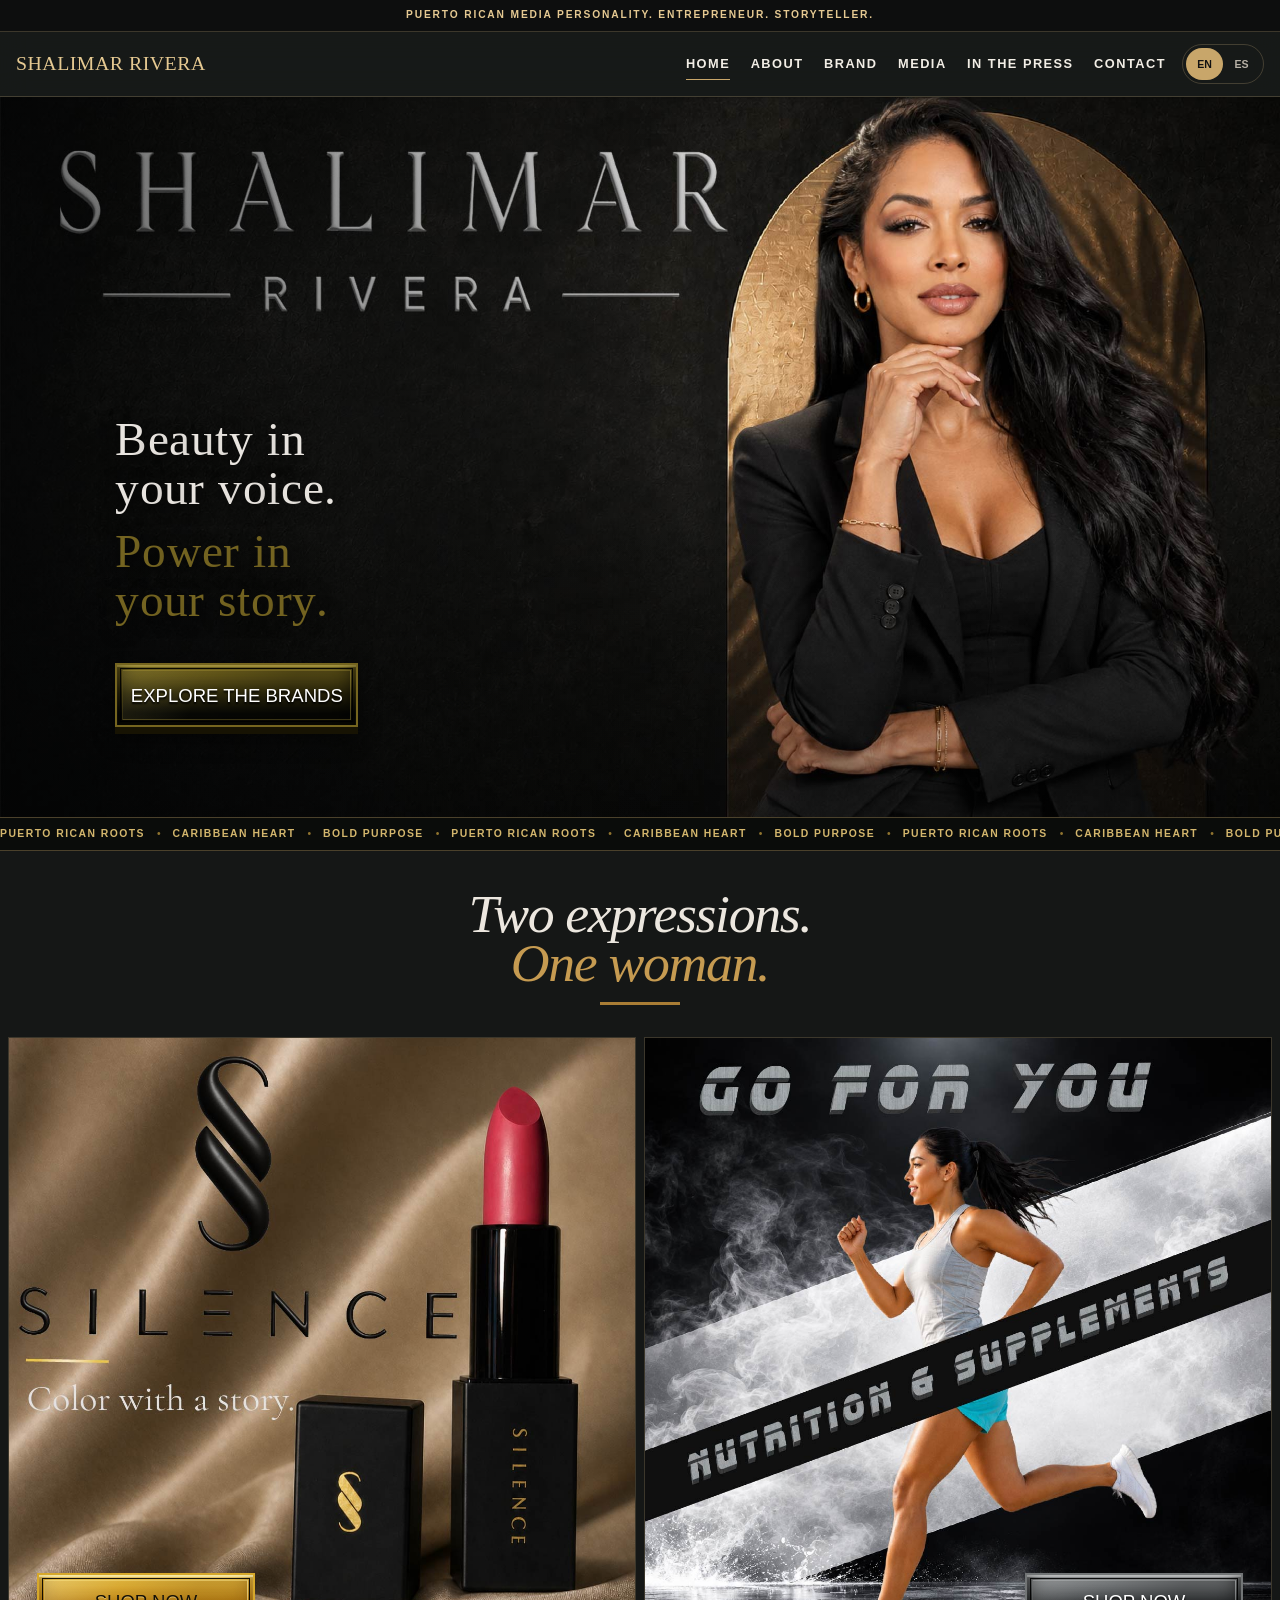
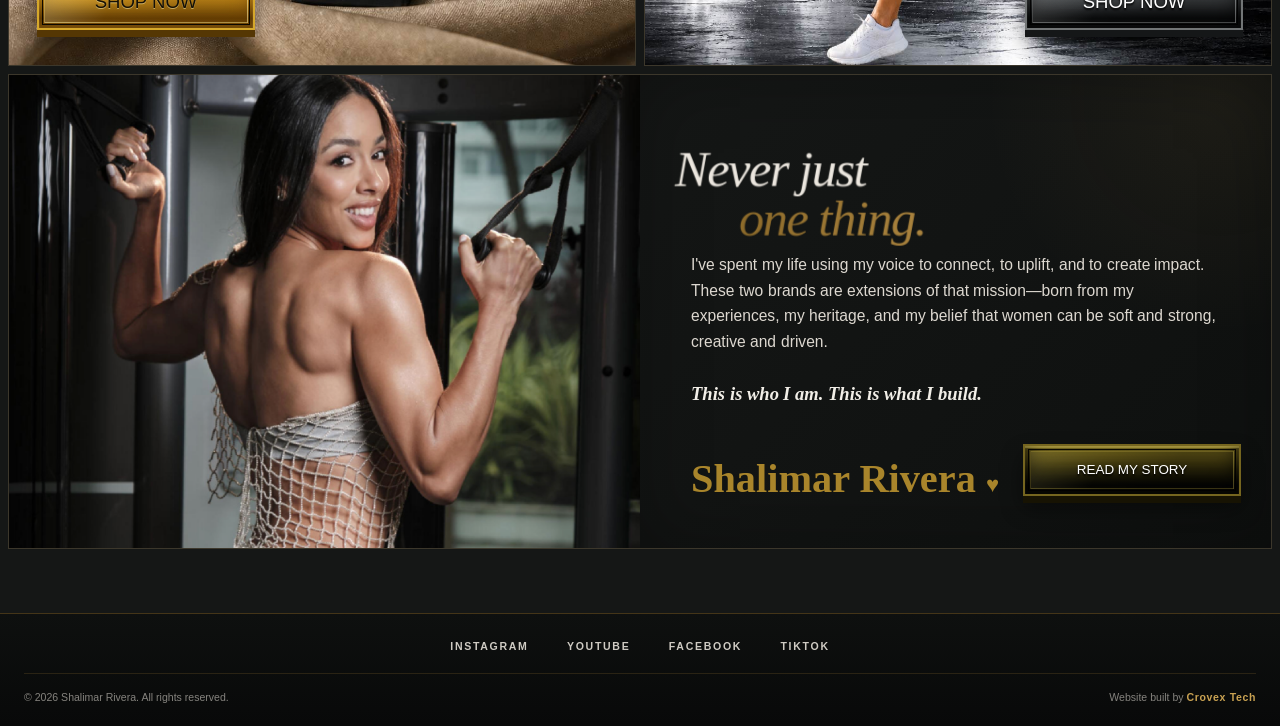
<file: index.html>
<!doctype html>
<html lang="es"><head><meta charset="utf-8"><meta name="viewport" content="width=device-width,initial-scale=1"><meta name="description" content="Official website of Puerto Rican media personality, entrepreneur, and storyteller Shalimar Rivera."><title>Shalimar Rivera | Official Website</title><script>(function(){try{var m=window.matchMedia("(max-width: 640px)").matches;var r=window.matchMedia("(prefers-reduced-motion: reduce)").matches;var s=window.sessionStorage.getItem("shalimar-mobile-intro-seen")==="true";if(m&&!r&&!s){document.documentElement.classList.add("mobile-intro-pending");window.setTimeout(function(){document.documentElement.classList.remove("mobile-intro-pending")},12000)}}catch(_){}})();</script><link rel="stylesheet" href="assets/css/styles.css?v=20260826-44"><script defer src="assets/js/site.js?v=20260826-48"></script></head><body data-page="home"><a class="skip-link" href="#main">Skip to content</a><div id="site-chrome"></div><main id="main" tabindex="-1"></main><div id="site-footer"></div></body></html>
</file>
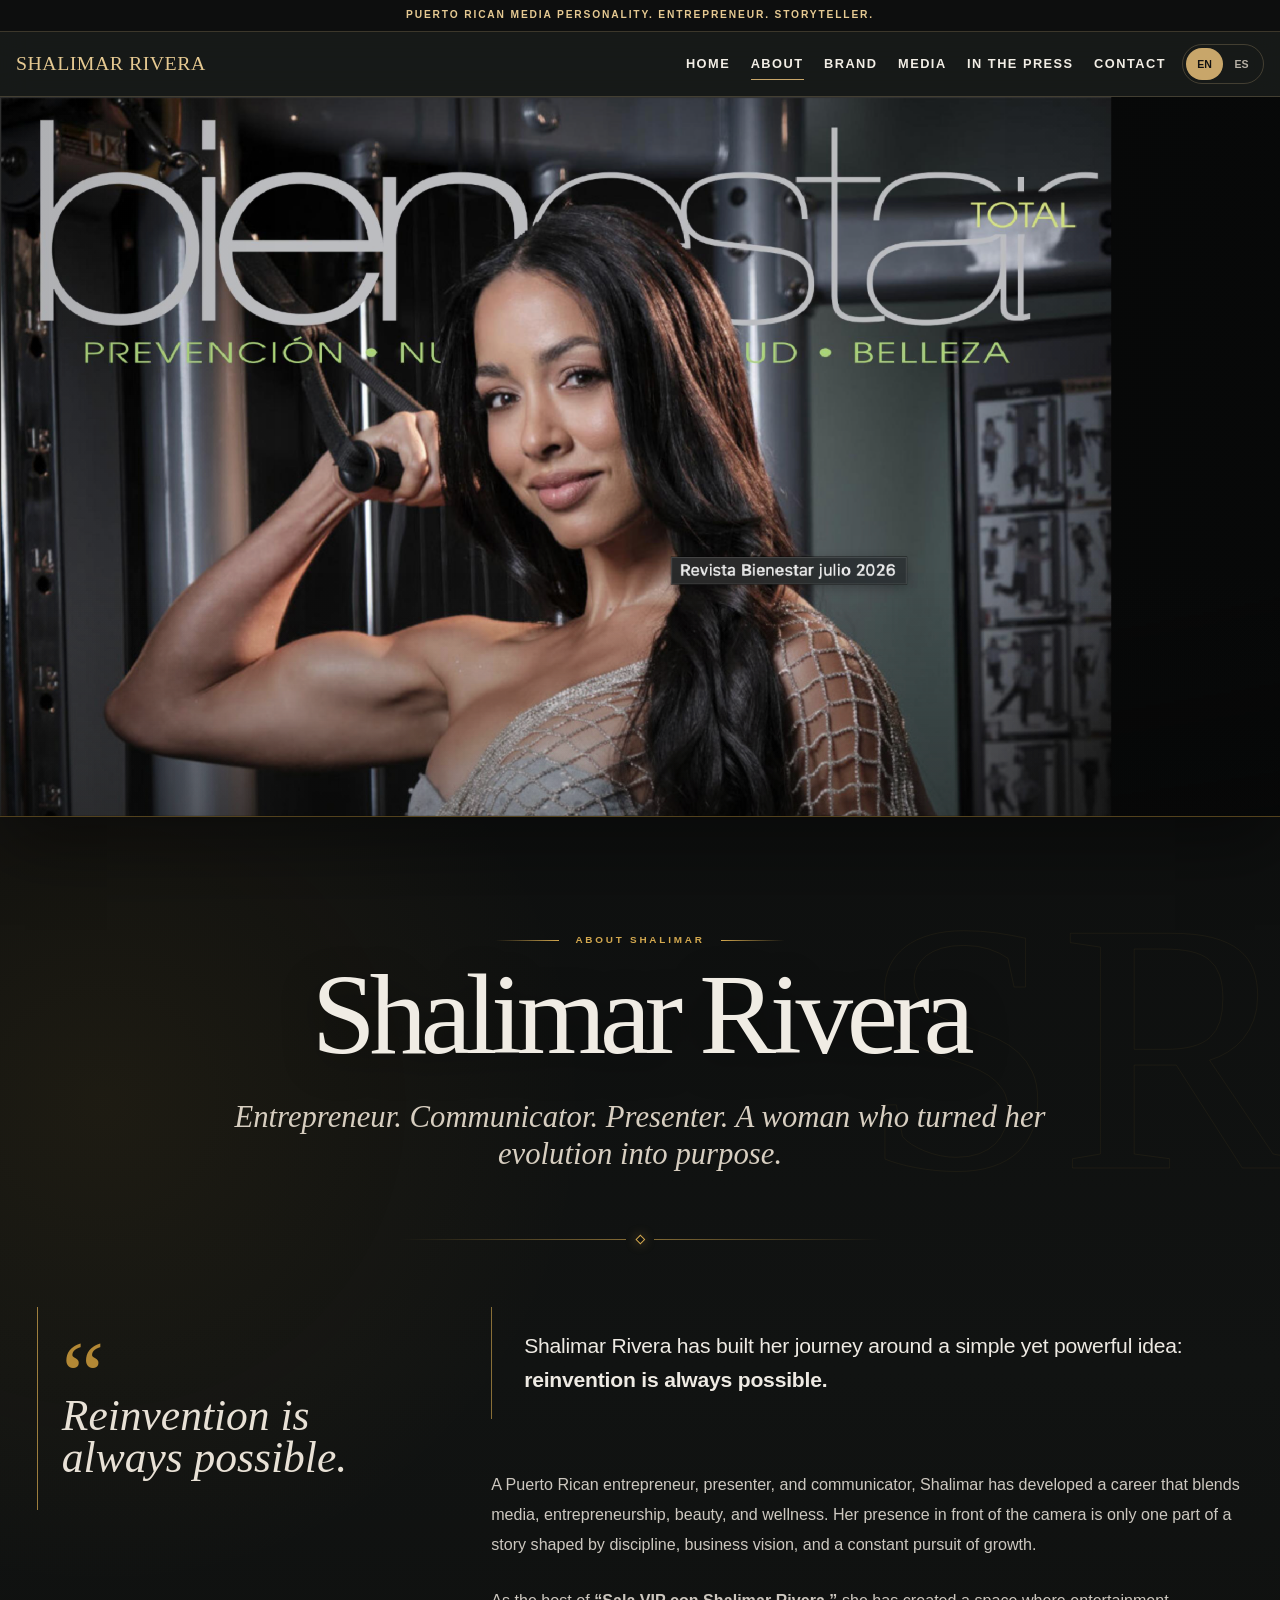
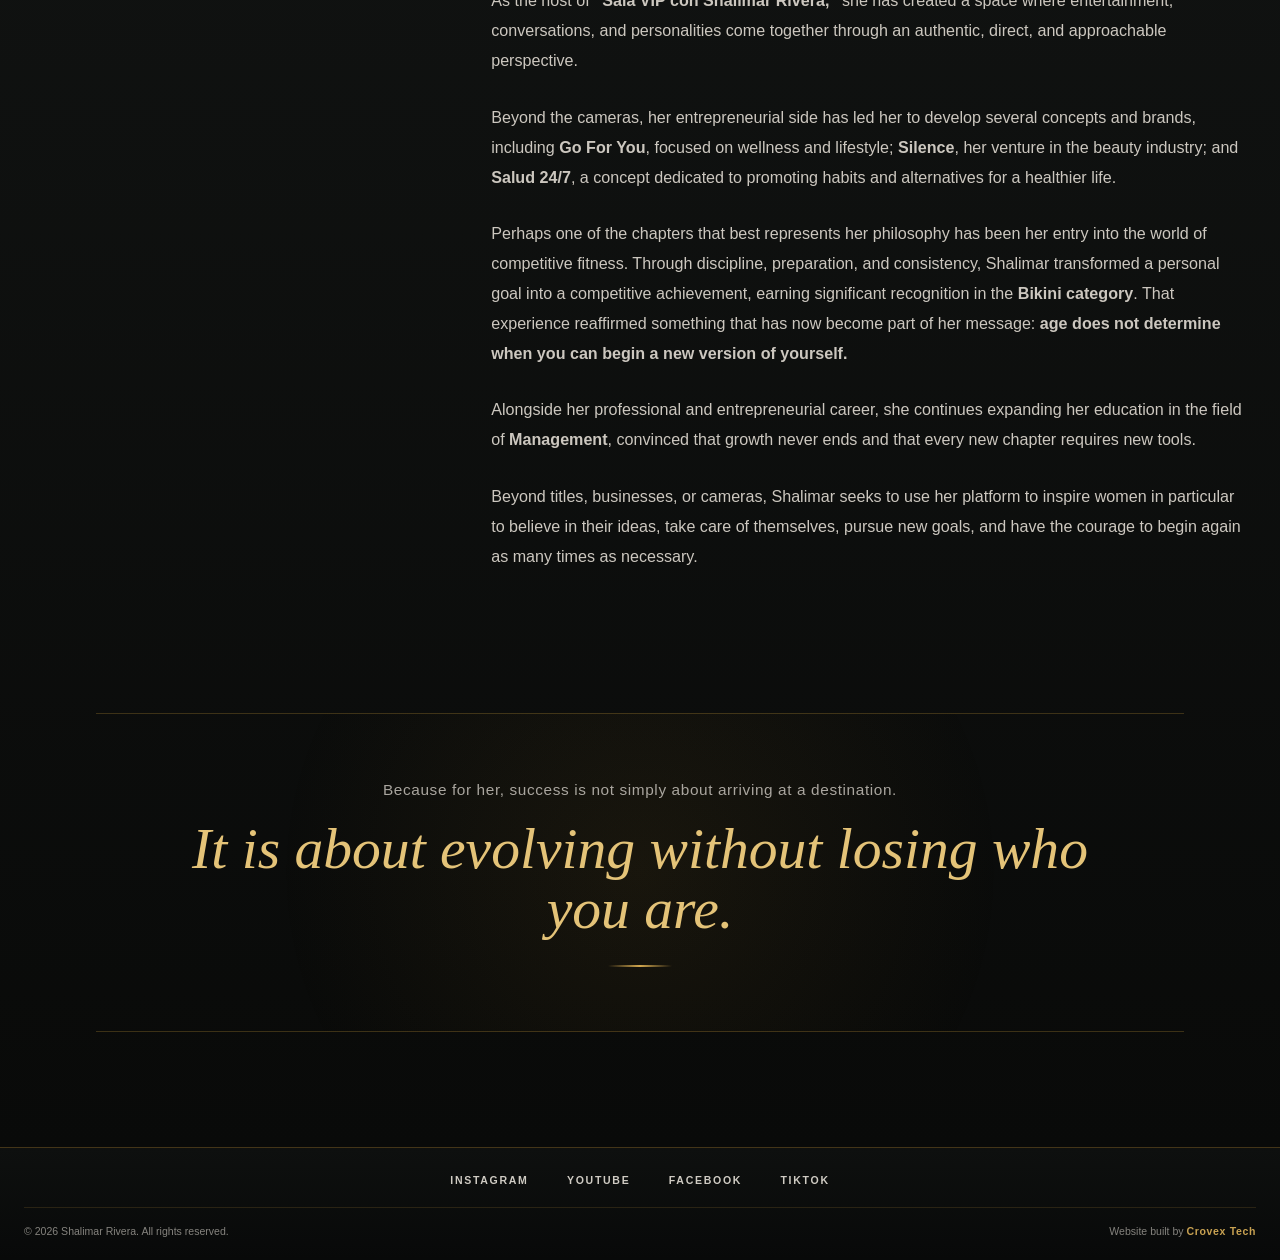
<file: about.html>
<!doctype html>
<html lang="es"><head><meta charset="utf-8"><meta name="viewport" content="width=device-width,initial-scale=1"><meta name="description" content="Learn about Shalimar Rivera."><title>About | Shalimar Rivera</title><script>(function(){try{var m=window.matchMedia("(max-width: 640px)").matches;var r=window.matchMedia("(prefers-reduced-motion: reduce)").matches;var s=window.sessionStorage.getItem("shalimar-mobile-intro-seen")==="true";if(m&&!r&&!s){document.documentElement.classList.add("mobile-intro-pending");window.setTimeout(function(){document.documentElement.classList.remove("mobile-intro-pending")},12000)}}catch(_){}})();</script><link rel="stylesheet" href="assets/css/styles.css?v=20260826-44"><script defer src="assets/js/site.js?v=20260826-48"></script></head><body data-page="about"><a class="skip-link" href="#main">Skip to content</a><div id="site-chrome"></div><main id="main" tabindex="-1"></main><div id="site-footer"></div></body></html>
</file>
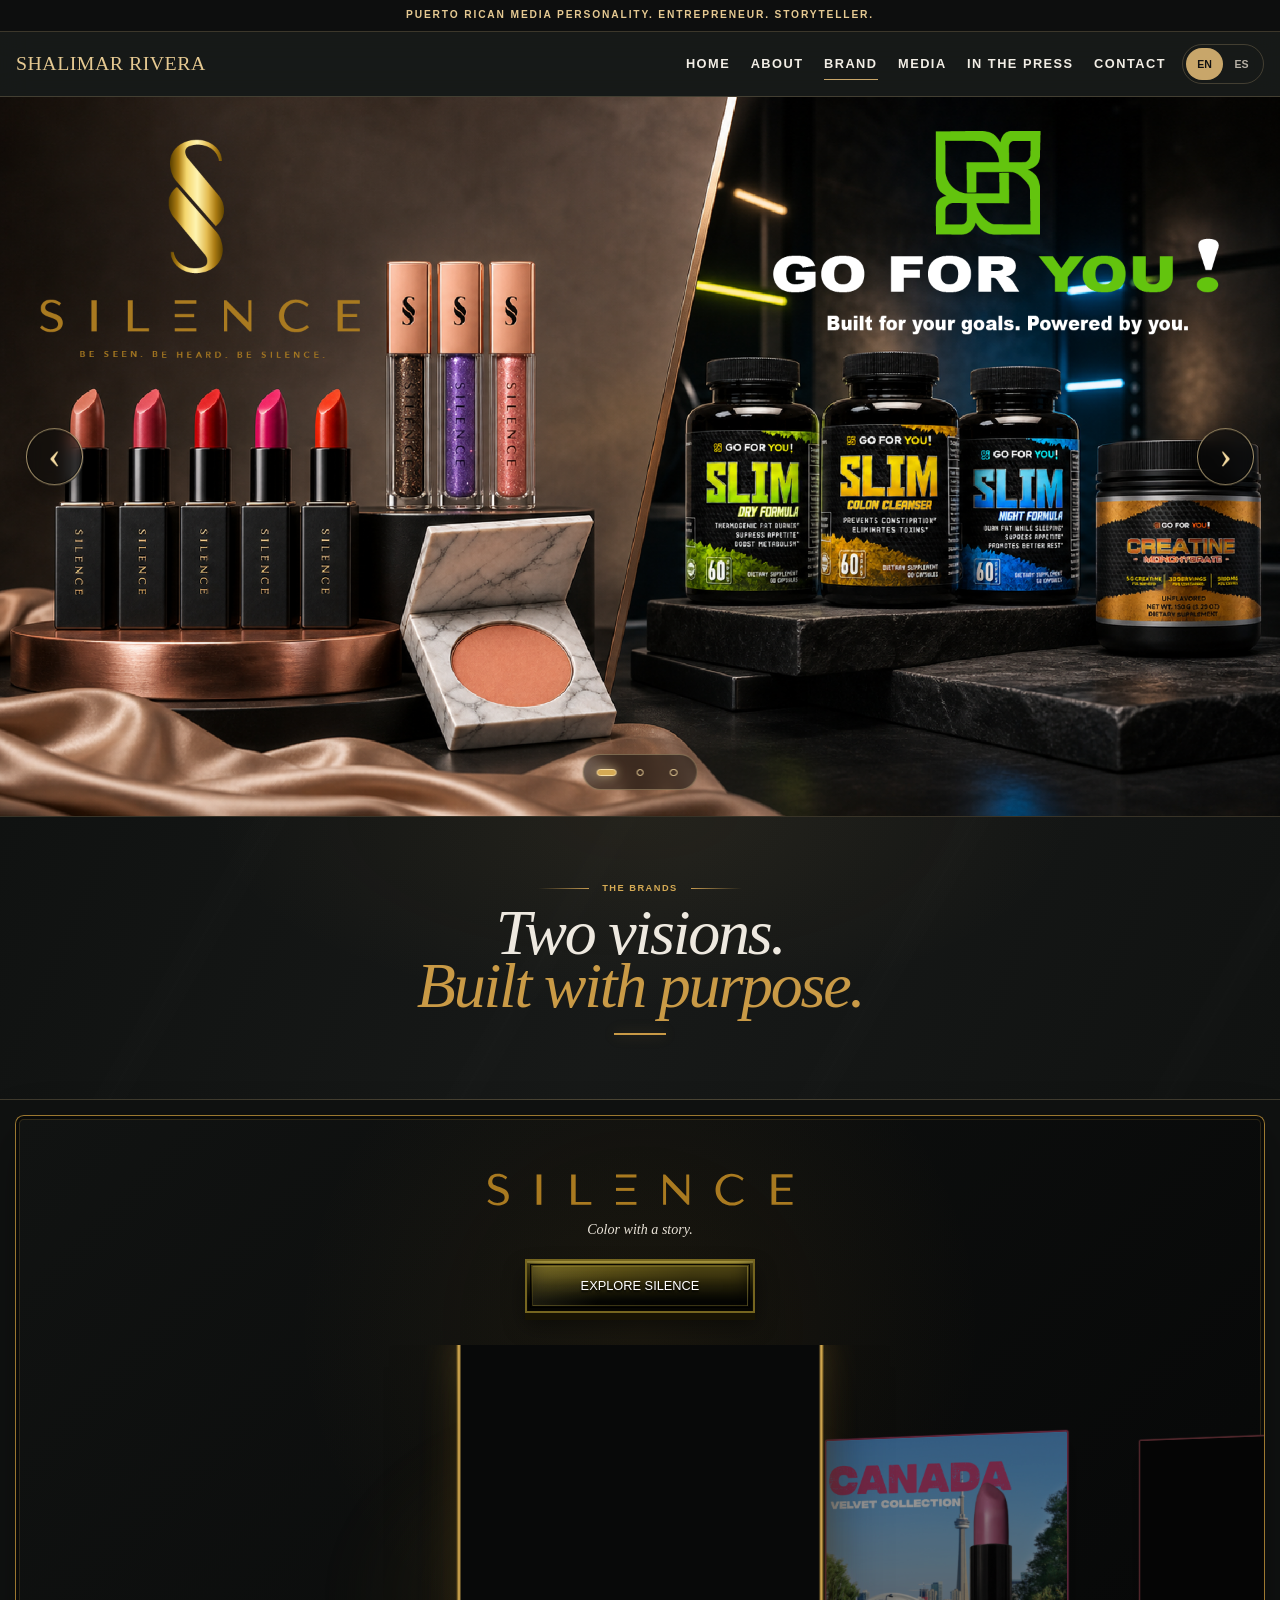
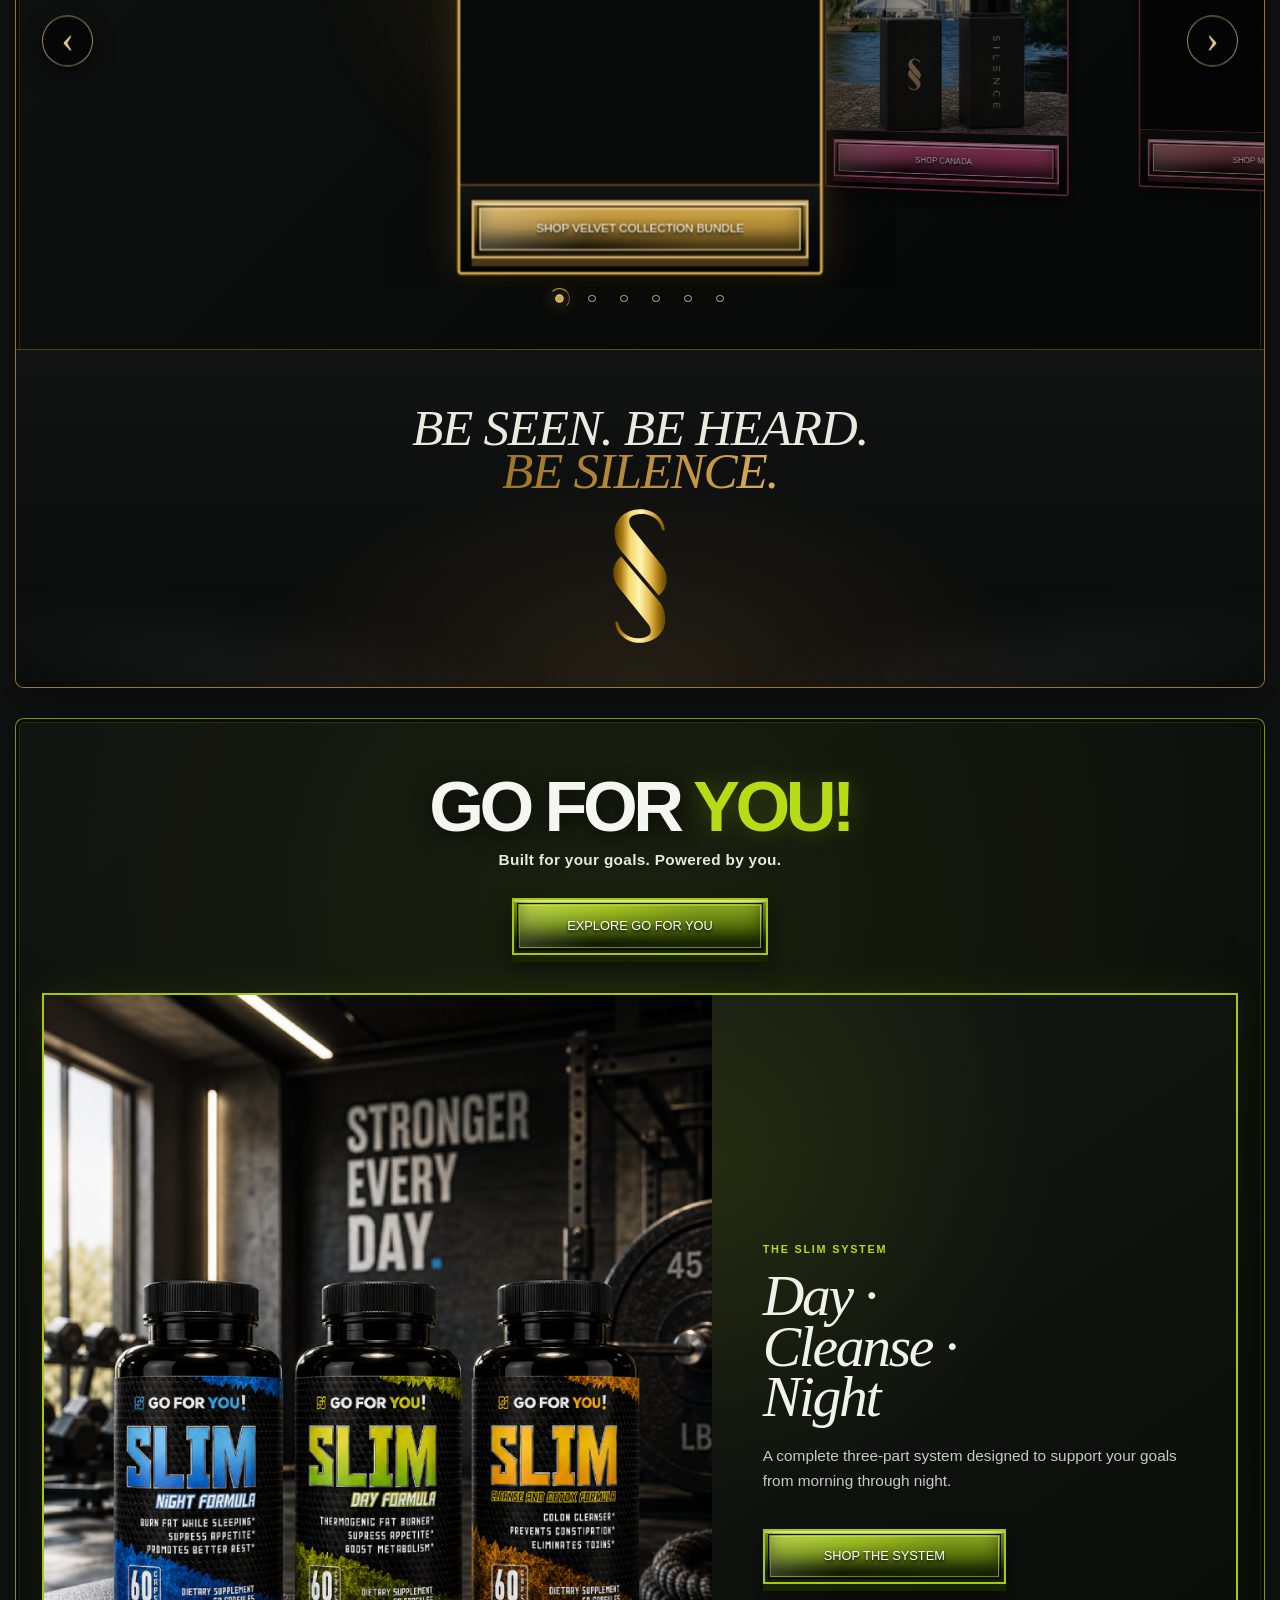
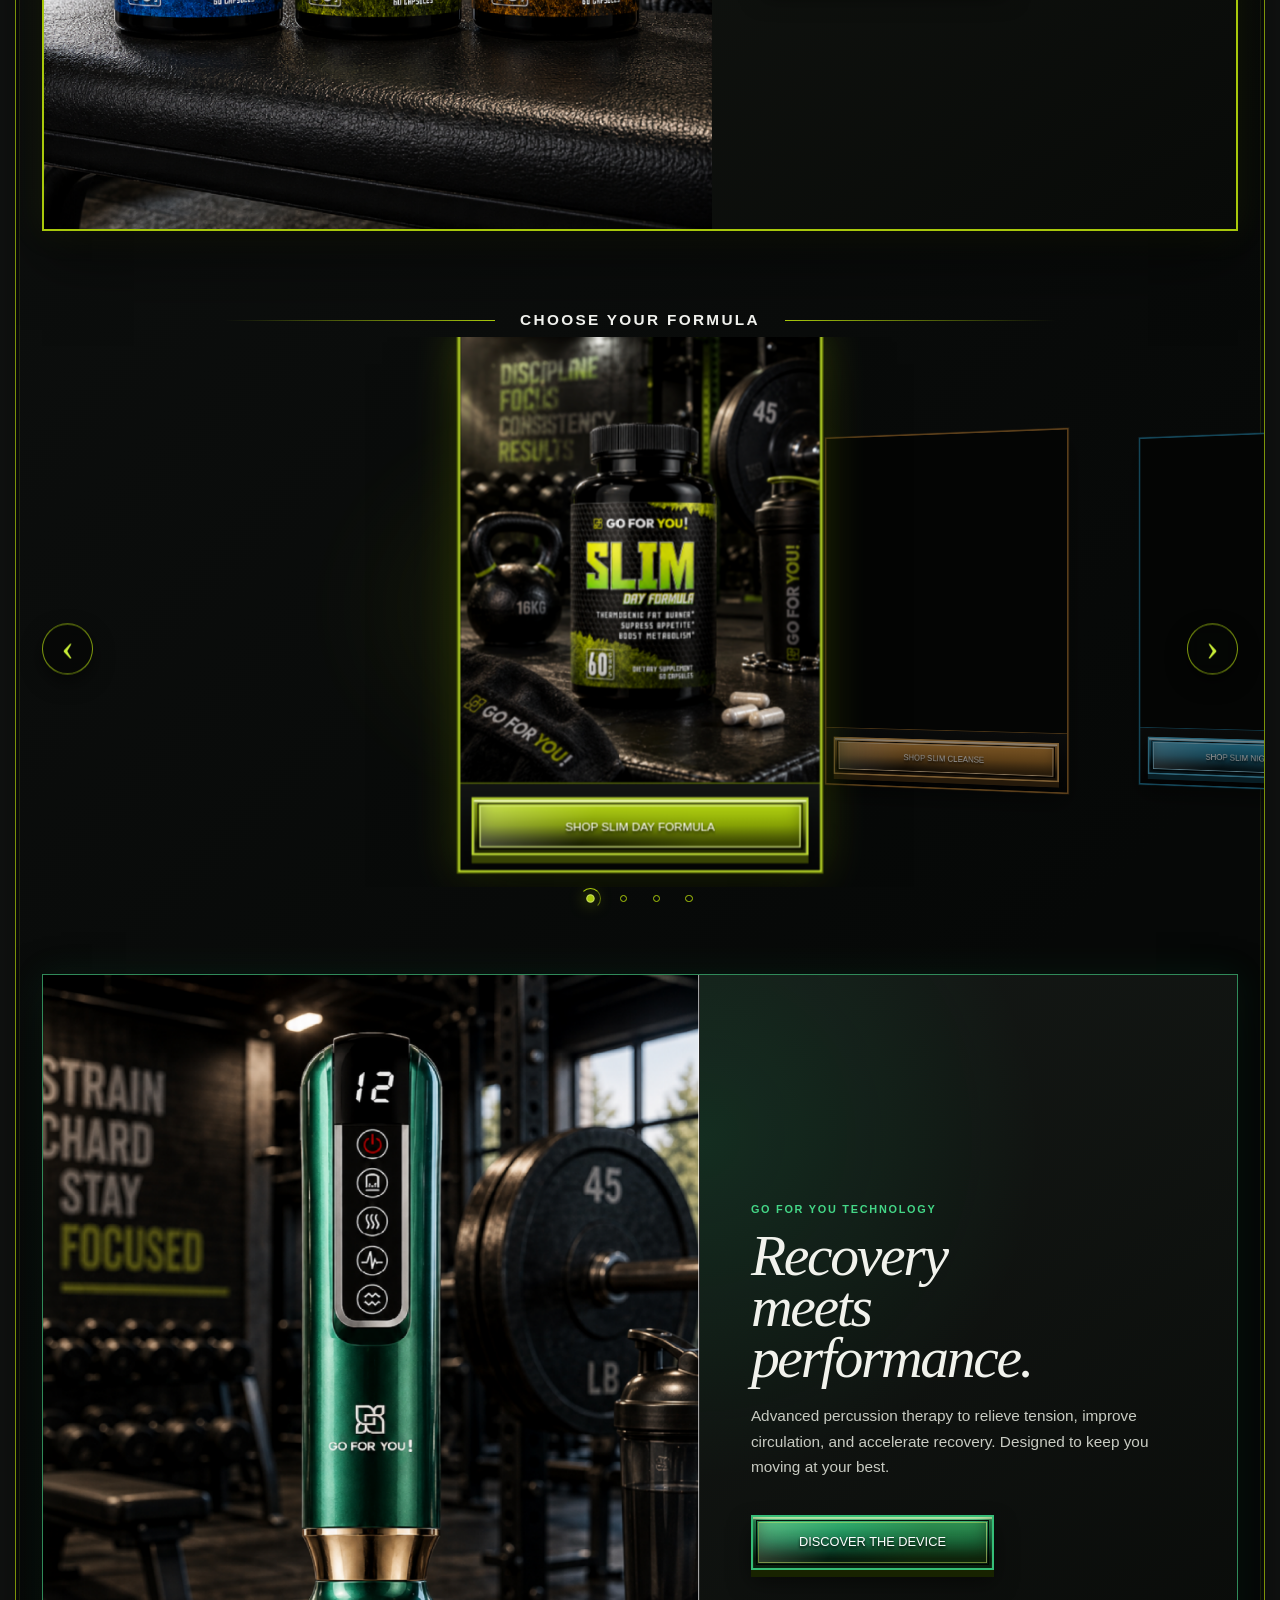
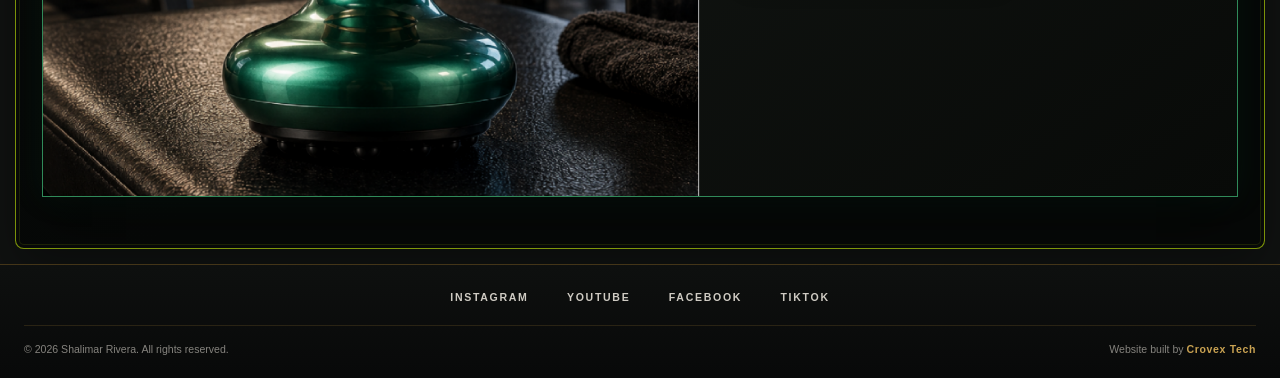
<file: brand.html>
<!doctype html>
<html lang="es"><head><meta charset="utf-8"><meta name="viewport" content="width=device-width,initial-scale=1"><meta name="description" content="Discover Shalimar Rivera's brand partnerships and ventures."><title>Brand | Shalimar Rivera</title><script>(function(){try{var m=window.matchMedia("(max-width: 640px)").matches;var r=window.matchMedia("(prefers-reduced-motion: reduce)").matches;var s=window.sessionStorage.getItem("shalimar-mobile-intro-seen")==="true";if(m&&!r&&!s){document.documentElement.classList.add("mobile-intro-pending");window.setTimeout(function(){document.documentElement.classList.remove("mobile-intro-pending")},12000)}}catch(_){}})();</script><link rel="preload" as="image" href="assets/img/brands/silence-products/1bundle.jpg" fetchpriority="high"><link rel="stylesheet" href="assets/css/styles.css?v=20260826-44"><script defer src="assets/js/site.js?v=20260826-48"></script></head><body data-page="brand"><a class="skip-link" href="#main">Skip to content</a><div id="site-chrome"></div><main id="main" tabindex="-1"></main><div id="site-footer"></div></body></html>
</file>
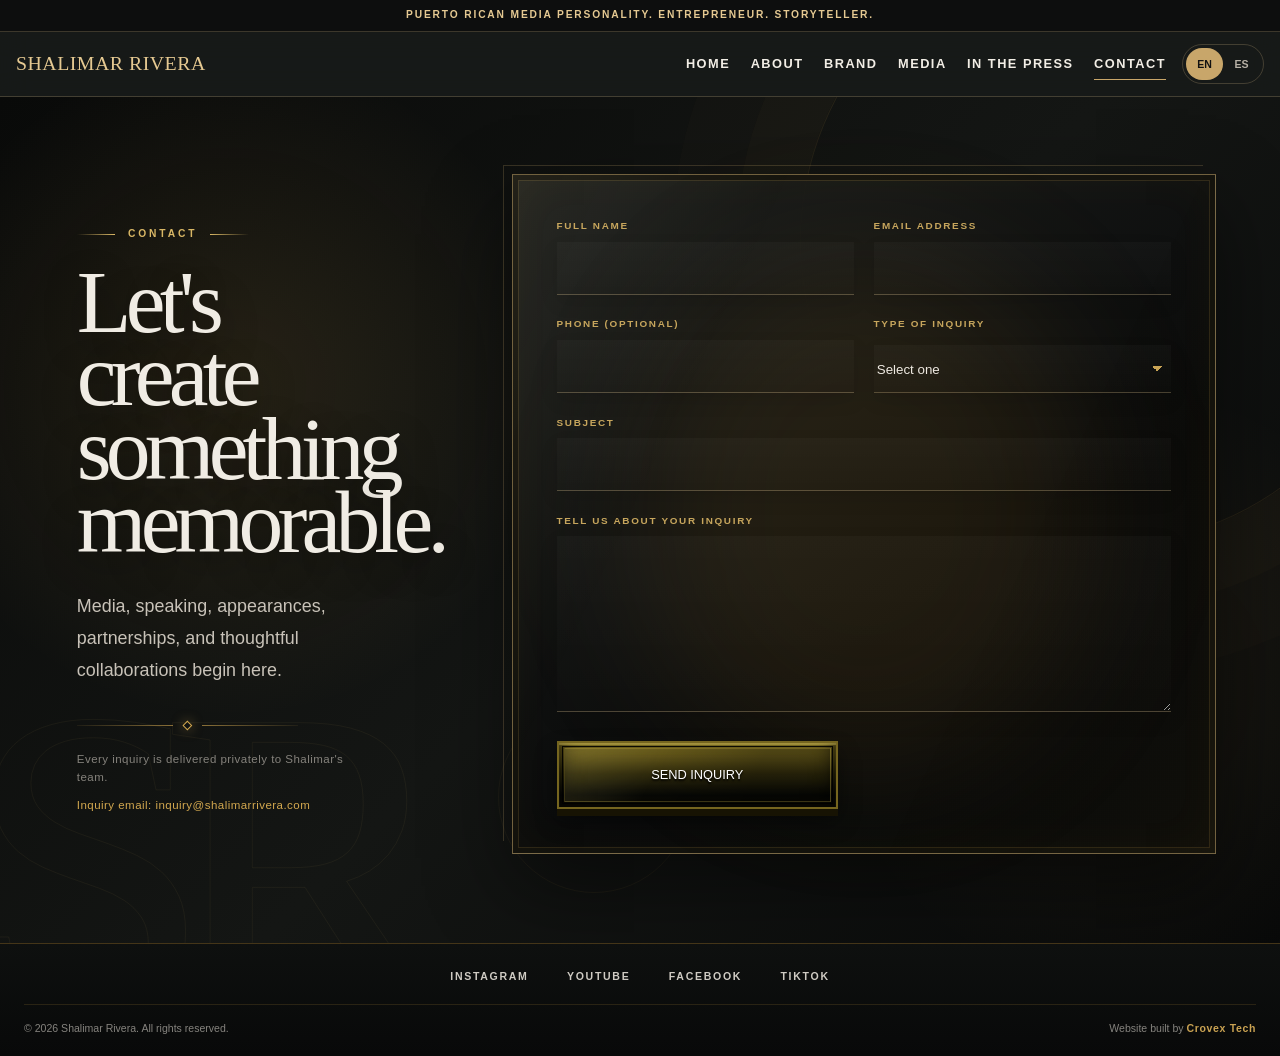
<file: contact.html>
<!doctype html>
<html lang="es"><head><meta charset="utf-8"><meta name="viewport" content="width=device-width,initial-scale=1"><meta name="description" content="Contact Shalimar Rivera for media, speaking, and brand opportunities."><title>Contact | Shalimar Rivera</title><script>(function(){try{var m=window.matchMedia("(max-width: 640px)").matches;var r=window.matchMedia("(prefers-reduced-motion: reduce)").matches;var s=window.sessionStorage.getItem("shalimar-mobile-intro-seen")==="true";if(m&&!r&&!s){document.documentElement.classList.add("mobile-intro-pending");window.setTimeout(function(){document.documentElement.classList.remove("mobile-intro-pending")},12000)}}catch(_){}})();</script><link rel="stylesheet" href="assets/css/styles.css?v=20260826-44"><script defer src="assets/js/site.js?v=20260826-48"></script></head><body data-page="contact"><a class="skip-link" href="#main">Skip to content</a><div id="site-chrome"></div><main id="main" tabindex="-1"></main><div id="site-footer"></div></body></html>
</file>
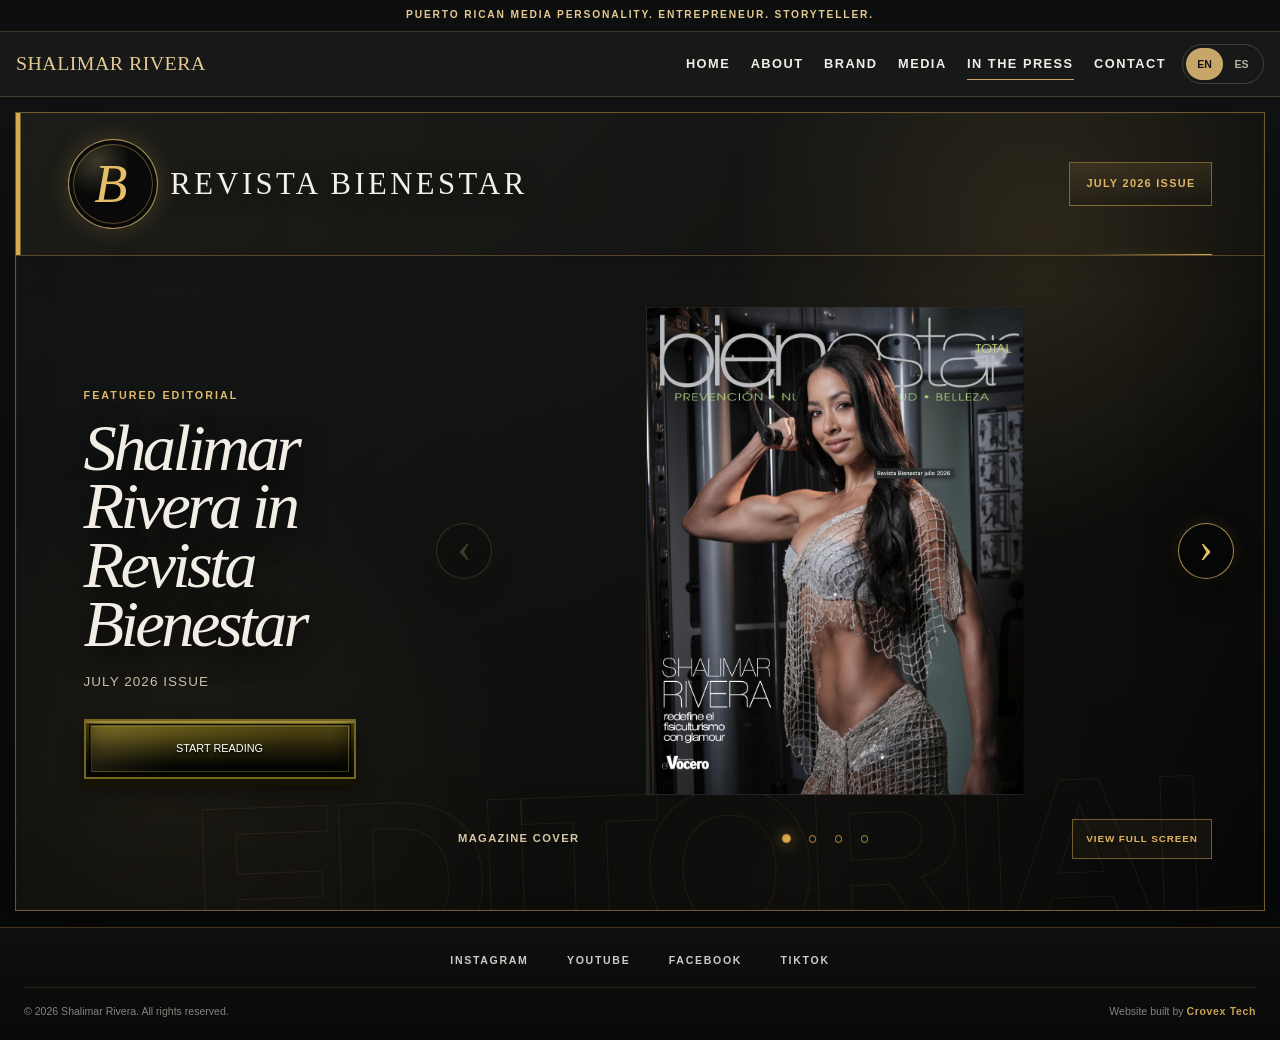
<file: in-the-press.html>
<!doctype html>
<html lang="es"><head><meta charset="utf-8"><meta name="viewport" content="width=device-width,initial-scale=1"><meta name="description" content="Press coverage featuring Shalimar Rivera."><title>In the Press | Shalimar Rivera</title><script>(function(){try{var m=window.matchMedia("(max-width: 640px)").matches;var r=window.matchMedia("(prefers-reduced-motion: reduce)").matches;var s=window.sessionStorage.getItem("shalimar-mobile-intro-seen")==="true";if(m&&!r&&!s){document.documentElement.classList.add("mobile-intro-pending");window.setTimeout(function(){document.documentElement.classList.remove("mobile-intro-pending")},12000)}}catch(_){}})();</script><link rel="stylesheet" href="assets/css/styles.css?v=20260906-57"><script defer src="assets/vendor/page-flip/page-flip.browser.js?v=2.0.7"></script><script defer src="assets/js/site.js?v=20260906-62"></script></head><body data-page="press"><a class="skip-link" href="#main">Skip to content</a><div id="site-chrome"></div><main id="main" tabindex="-1"></main><div id="site-footer"></div></body></html>
</file>
<file: assets/css/styles.css>
:root{--ink:#171918;--panel:#1c1e1d;--paper:#f2eee6;--gold:#c8a66a;--gold-light:#e5c992;--line:rgba(229,201,146,.22);--muted:#b8b2a7;--max:80rem;--header:4rem;--ease:180ms ease;color-scheme:dark}
*{box-sizing:border-box}
html{scroll-behavior:smooth}
body{margin:0;background:var(--ink);color:var(--paper);font-family:Inter,Arial,sans-serif;line-height:1.6;-webkit-font-smoothing:antialiased}
html.mobile-intro-pending,html.mobile-intro-pending body{background:#030404}
html.mobile-intro-pending body>:not(.mobile-intro){visibility:hidden;opacity:0}
html.mobile-intro-reveal body>:not(.mobile-intro){visibility:visible;opacity:0;filter:blur(9px);transform:scale(1.012);transition:opacity 1.25s ease,filter 1.25s ease,transform 1.35s cubic-bezier(.16,.78,.2,1)}
html.mobile-intro-reveal.mobile-intro-site-visible body>:not(.mobile-intro){opacity:1;filter:blur(0);transform:scale(1)}
a{color:inherit;text-decoration:none}
button,input,textarea{font:inherit}
.skip-link{position:fixed;left:1rem;top:-5rem;z-index:100;background:var(--paper);color:var(--ink);padding:.75rem 1rem}
.skip-link:focus{top:1rem}
.mobile-intro{display:none}
#site-chrome{position:sticky;top:0;z-index:30}
.announcement{min-height:2rem;display:flex;align-items:center;justify-content:center;border-bottom:1px solid var(--line);background:#0d0e0e;color:var(--gold-light);padding:.35rem 1rem;text-align:center;font-size:.64rem;font-weight:700;letter-spacing:.18em;text-transform:uppercase}
.site-header{position:relative;z-index:1;background:rgba(23,25,24,.96);border-bottom:1px solid var(--line);backdrop-filter:blur(14px)}
.header-inner{width:calc(100% - 2rem);height:var(--header);margin:auto;display:grid;grid-template-columns:minmax(12rem,1fr) minmax(0,max-content) max-content;align-items:center;gap:1rem}
.wordmark{grid-column:1;font-family:"Bodoni 72 Smallcaps","Didot","Bodoni MT",Georgia,serif;color:var(--gold-light);font-size:clamp(1.05rem,1.55vw,1.35rem);font-weight:400;line-height:1;letter-spacing:.025em;white-space:nowrap}
.desktop-nav{grid-column:2;display:flex;align-items:center;gap:clamp(1rem,1.6vw,1.75rem)}
.nav-link{position:relative;padding:.65rem 0;font-size:.8rem;font-weight:800;letter-spacing:.115em;text-transform:uppercase}
.nav-link::after{content:"";position:absolute;left:0;right:100%;bottom:.28rem;height:1px;background:var(--gold);transition:right var(--ease)}
.nav-link:hover::after,.nav-link:focus-visible::after,.nav-link[aria-current="page"]::after{right:0}
.header-actions{display:contents}
.language-toggle{grid-column:3;justify-self:end;display:inline-flex;border:1px solid var(--line);border-radius:99px;padding:.2rem}
.language-toggle button{min-width:2.3rem;min-height:2rem;border:0;border-radius:99px;background:transparent;color:var(--muted);cursor:pointer;font-size:.66rem;font-weight:800}
.language-toggle button[aria-pressed="true"]{background:var(--gold);color:#111}
.menu-button{display:none;width:2.75rem;height:2.75rem;border:1px solid var(--line);border-radius:50%;background:transparent;color:var(--paper);cursor:pointer}
.menu-button span,.menu-button::before,.menu-button::after{content:"";display:block;width:1.1rem;height:1px;background:currentColor;margin:.25rem auto;transition:transform var(--ease),opacity var(--ease)}
.menu-button[aria-expanded="true"] span{opacity:0}
.menu-button[aria-expanded="true"]::before{transform:translateY(.31rem) rotate(45deg)}
.menu-button[aria-expanded="true"]::after{transform:translateY(-.31rem) rotate(-45deg)}
.mobile-nav{display:none}
.mobile-nav[data-open="true"]{grid-template-rows:1fr}
.mobile-nav-inner{overflow:hidden}
.mobile-nav-links{width:min(calc(100% - 2rem),var(--max));margin:auto;padding:0}
.mobile-nav[data-open="true"] .mobile-nav-links{padding:1rem 0 1.5rem}
.mobile-nav .nav-link{display:block;border-bottom:1px solid var(--line);padding:1rem 0;font-size:.78rem}
.hero{min-height:0;aspect-ratio:16/9;display:grid;align-items:end;position:relative;overflow:hidden;background-color:#0c0d0d;background-image:url("../img/homepage/Desktop/Desktop-HomePageHero-Spanish.jpg");background-position:center top;background-repeat:no-repeat;background-size:cover}
.hero::before{content:"";position:absolute;inset:0;background:linear-gradient(90deg,rgba(4,5,5,.54) 0%,rgba(4,5,5,.2) 38%,transparent 62%),linear-gradient(0deg,rgba(4,5,5,.3),transparent 42%)}
.hero-content{position:relative;z-index:1;width:min(82%,var(--max));margin:0 auto;padding:clamp(3rem,7vw,8.75rem) 0}
.hero-message{max-width:9ch;margin:0;font-family:"Bodoni 72","Didot","Bodoni MT",Georgia,serif;font-size:clamp(2.5rem,3.7vw,4.65rem);font-weight:400;line-height:1.04;letter-spacing:.015em;text-shadow:0 3px 18px rgba(0,0,0,.7)}
.hero-line{display:block}
.hero-copy-row{display:block;white-space:nowrap}
.hero-char{display:inline-block;opacity:0;filter:blur(12px);transform:translate3d(var(--particle-x),var(--particle-y),0) scale(.72);transform-origin:center;will-change:opacity,filter,transform;text-shadow:-11px 3px 2px currentColor,9px -5px 2px currentColor,3px 10px 3px currentColor;animation:hero-particle-wave .9s cubic-bezier(.16,.78,.2,1) forwards;animation-delay:calc(.12s + var(--i)*32ms)}
.hero-char-space{width:.28em}
.hero-line-light{color:#e8e4df}
.hero-line-gold{margin-top:.28em;color:#746421;text-shadow:0 2px 3px #000,0 0 14px rgba(176,148,48,.13)}
.hero-cta{position:relative;isolation:isolate;display:inline-flex;align-items:center;justify-content:center;width:clamp(15rem,19vw,24.5rem);min-height:clamp(3.5rem,5vw,6.5rem);margin-top:clamp(1.6rem,3vw,2.7rem);padding:.8rem 1rem;border:2px solid #75651f;outline:1px solid rgba(0,0,0,.9);outline-offset:-6px;background:linear-gradient(180deg,#95842a 0%,#6f611c 11%,#2e290b 48%,#090a06 82%,#171505 100%);box-shadow:inset 0 2px 1px rgba(255,232,118,.35),inset 0 -10px 18px rgba(0,0,0,.72),inset 10px 0 20px rgba(0,0,0,.2),inset -10px 0 20px rgba(0,0,0,.2),0 7px 0 #171303,0 12px 22px rgba(0,0,0,.46);color:#fff;font-size:clamp(.78rem,1.45vw,1.9rem);font-weight:400;letter-spacing:0;white-space:nowrap;text-shadow:0 2px 2px #000;text-transform:uppercase;transform:translateY(0);transition:filter var(--ease),transform var(--ease),box-shadow var(--ease)}
.hero-cta::before{content:"";position:absolute;z-index:-1;inset:5px;border:1px solid rgba(210,187,74,.25);background:linear-gradient(115deg,rgba(255,238,135,.12),transparent 35%,rgba(0,0,0,.22) 70%);pointer-events:none}
.hero-cta:hover,.hero-cta:focus-visible{filter:brightness(1.18);transform:translateY(-3px);box-shadow:inset 0 2px 1px rgba(255,236,132,.42),inset 0 -10px 18px rgba(0,0,0,.66),inset 10px 0 20px rgba(0,0,0,.16),inset -10px 0 20px rgba(0,0,0,.16),0 10px 0 #171303,0 16px 26px rgba(0,0,0,.5)}
.hero-cta:active{filter:brightness(.96);transform:translateY(5px);box-shadow:inset 0 2px 8px rgba(0,0,0,.52),inset 0 -5px 12px rgba(0,0,0,.7),0 2px 0 #171303,0 5px 10px rgba(0,0,0,.4);transition-duration:70ms}
@keyframes hero-particle-wave{0%{opacity:0;filter:blur(12px);transform:translate3d(var(--particle-x),var(--particle-y),0) scale(.72);text-shadow:-11px 3px 2px currentColor,9px -5px 2px currentColor,3px 10px 3px currentColor}48%{opacity:.72;filter:blur(3px);transform:translate3d(calc(var(--particle-x)*.18),calc(var(--particle-y)*.18),0) scale(1.04);text-shadow:-3px 1px 1px currentColor,3px -2px 1px currentColor,1px 3px 1px currentColor}100%{opacity:1;filter:blur(0);transform:translate3d(0,0,0) scale(1);text-shadow:0 3px 18px rgba(0,0,0,.7)}}
.broadcast-ticker{position:relative;display:flex;align-items:center;height:2.1rem;overflow:hidden;border-top:1px solid rgba(200,166,106,.34);border-bottom:1px solid rgba(200,166,106,.34);background:#0a0c0a}
.broadcast-ticker::before,.broadcast-ticker::after{display:none}
.broadcast-track{display:flex;width:max-content;will-change:transform;animation:broadcast-scroll 44s linear infinite}
.broadcast-ticker:hover .broadcast-track{animation-play-state:paused}
.broadcast-group{display:flex;flex:none;align-items:center;gap:.75rem;padding-right:.75rem}
.broadcast-item{color:#d3b66d;font-size:.65rem;font-weight:700;letter-spacing:.14em;line-height:1;text-transform:uppercase;white-space:nowrap}
.broadcast-dot{color:#8f732f;font-size:.65rem;line-height:1}
@keyframes broadcast-scroll{from{transform:translate3d(0,0,0)}to{transform:translate3d(-50%,0,0)}}
.duality-intro{position:relative;overflow:hidden;padding:2.5rem 1rem 2rem;background:#151716;text-align:center}
.duality-title{margin:0;font-family:"Bodoni 72","Didot","Bodoni MT",Georgia,serif;font-size:clamp(3rem,4.2vw,5.5rem);font-style:italic;font-weight:400;line-height:.86;letter-spacing:-.025em}
.duality-title::after{content:"";display:block;width:5rem;height:3px;margin:1rem auto 0;background:#a97d35}
.duality-title span{display:block}
.duality-light{color:#ece7df}
.duality-gold{margin-top:.06em;color:#c69b51}
.brand-panels{padding:0 .5rem .5rem;background:#151716}
.brand-panels-grid{display:grid;grid-template-columns:repeat(2,minmax(0,1fr));gap:.45rem;width:min(100%,100rem);margin:0 auto}
.brand-panel{position:relative;aspect-ratio:1;overflow:hidden;border:1px solid rgba(229,201,146,.22);background:#0d0e0e}
.brand-panel img{display:block;width:100%;height:100%;object-fit:cover;transition:transform 500ms cubic-bezier(.2,.7,.2,1),filter 300ms ease}
.brand-panel:hover img,.brand-panel:focus-within img{transform:scale(1.018);filter:brightness(1.04)}
.brand-panel-cta{position:absolute;left:clamp(1rem,4.5%,3.25rem);bottom:clamp(1rem,5.5%,3.75rem);justify-content:center;width:clamp(11.5rem,17vw,16rem);min-height:clamp(3rem,4.5vw,4.4rem);margin-top:0;padding:.65rem 1rem}
.brand-panel:first-child .brand-panel-cta{border-color:#d6a82b;background:linear-gradient(180deg,#ffe785 0%,#e9bc3f 11%,#bd8618 48%,#704806 82%,#9d6d12 100%);box-shadow:inset 0 2px 1px rgba(255,248,194,.66),inset 0 -10px 18px rgba(73,41,0,.48),inset 10px 0 20px rgba(104,61,0,.12),inset -10px 0 20px rgba(104,61,0,.12),0 7px 0 #553704,0 12px 22px rgba(0,0,0,.46);color:#151005;text-shadow:0 1px 0 rgba(255,245,186,.48)}
.brand-panel:first-child .brand-panel-cta::before{border-color:rgba(255,238,151,.45);background:linear-gradient(115deg,rgba(255,255,222,.25),transparent 35%,rgba(92,51,0,.18) 70%)}
.brand-panel:first-child .brand-panel-cta:hover,.brand-panel:first-child .brand-panel-cta:focus-visible{box-shadow:inset 0 2px 1px rgba(255,250,205,.78),inset 0 -10px 18px rgba(73,41,0,.4),inset 10px 0 20px rgba(104,61,0,.08),inset -10px 0 20px rgba(104,61,0,.08),0 10px 0 #553704,0 16px 26px rgba(0,0,0,.5)}
.brand-panel:first-child .brand-panel-cta:active{box-shadow:inset 0 2px 8px rgba(73,41,0,.46),inset 0 -5px 12px rgba(73,41,0,.5),0 2px 0 #553704,0 5px 10px rgba(0,0,0,.4)}
.brand-panel:nth-child(2) .brand-panel-cta{left:auto;right:clamp(1rem,4.5%,3.25rem);border-color:#727576;background:linear-gradient(180deg,#bfc2c3 0%,#888b8d 11%,#3d4042 48%,#111314 82%,#202223 100%);box-shadow:inset 0 2px 1px rgba(255,255,255,.38),inset 0 -10px 18px rgba(0,0,0,.72),inset 10px 0 20px rgba(0,0,0,.2),inset -10px 0 20px rgba(0,0,0,.2),0 7px 0 #151718,0 12px 22px rgba(0,0,0,.46);color:#fff}
.brand-panel:nth-child(2) .brand-panel-cta::before{border-color:rgba(225,229,230,.28);background:linear-gradient(115deg,rgba(255,255,255,.16),transparent 35%,rgba(0,0,0,.22) 70%)}
.brand-panel:nth-child(2) .brand-panel-cta:hover,.brand-panel:nth-child(2) .brand-panel-cta:focus-visible{box-shadow:inset 0 2px 1px rgba(255,255,255,.46),inset 0 -10px 18px rgba(0,0,0,.66),inset 10px 0 20px rgba(0,0,0,.16),inset -10px 0 20px rgba(0,0,0,.16),0 10px 0 #151718,0 16px 26px rgba(0,0,0,.5)}
.brand-panel:nth-child(2) .brand-panel-cta:active{box-shadow:inset 0 2px 8px rgba(0,0,0,.52),inset 0 -5px 12px rgba(0,0,0,.7),0 2px 0 #151718,0 5px 10px rgba(0,0,0,.4)}
.my-story{padding:0 .5rem clamp(2.5rem,5vw,5rem);background:#151716}
.my-story-grid{display:grid;grid-template-columns:1fr 1fr;width:min(100%,100rem);margin:0 auto;border:1px solid rgba(229,201,146,.22);background:#0d0e0e}
.my-story-visual{min-width:0;margin:0;overflow:hidden;background:#0b0c0c}
.my-story-visual img{display:block;width:100%;height:100%;min-height:100%;object-fit:cover;object-position:center}
.my-story-content{display:flex;flex-direction:column;justify-content:center;min-width:0;padding:clamp(2rem,4vw,4.75rem);background:radial-gradient(circle at 92% 5%,rgba(198,155,81,.07),transparent 32%),linear-gradient(135deg,#151716,#0e100f);box-shadow:inset 0 0 70px rgba(0,0,0,.28)}
.my-story[data-animate] .my-story-title span,.my-story[data-animate] .my-story-signature{opacity:0;filter:blur(14px);transform:translate3d(0,2rem,0) scale(.94);transition:opacity .78s cubic-bezier(.16,.78,.2,1),filter .68s ease,transform .78s cubic-bezier(.16,.78,.2,1);transition-delay:var(--story-delay,0s);will-change:opacity,filter,transform}
.my-story[data-animate] .my-story-title span:first-child{--story-delay:.05s;transform:translate3d(-2rem,1.25rem,0) scale(.94)}
.my-story[data-animate] .my-story-title span:last-child{--story-delay:.28s;transform:translate3d(2rem,1.25rem,0) scale(.94)}
.story-word{display:inline-block;transform-origin:50% 100%;will-change:opacity,filter,transform}
.my-story[data-animate] .story-word{opacity:0;filter:blur(9px);transform:translate3d(0,.8em,0) rotateX(-38deg);transition:opacity .62s cubic-bezier(.16,.78,.2,1),filter .52s ease,transform .62s cubic-bezier(.16,.78,.2,1)}
.my-story[data-animate] .my-story-copy .story-word{transition-delay:calc(.48s + var(--word-i)*18ms)}
.my-story[data-animate] .my-story-statement .story-word{transition-delay:calc(1.58s + var(--word-i)*34ms)}
.my-story[data-animate] .my-story-signature{--story-delay:2.22s}
.my-story[data-animate]:not([data-visible="true"]) .my-story-cta{opacity:0;filter:blur(14px);transform:translate3d(0,2rem,0) scale(.94)}
.my-story[data-visible="true"] .my-story-title span,.my-story[data-visible="true"] .story-word,.my-story[data-visible="true"] .my-story-signature{opacity:1;filter:blur(0);transform:translate3d(0,0,0) scale(1) rotateX(0)}
.my-story[data-visible="true"] .my-story-cta{animation:story-cta-reveal .8s cubic-bezier(.16,.78,.2,1) 2.48s backwards}
@keyframes story-cta-reveal{from{opacity:0;filter:blur(14px);transform:translate3d(0,2rem,0) scale(.94)}to{opacity:1;filter:blur(0);transform:translate3d(0,0,0) scale(1)}}
.my-story-title{margin:0;font-family:"Bodoni 72","Didot","Bodoni MT",Georgia,serif;font-size:clamp(2.65rem,4.2vw,5rem);font-style:italic;font-weight:400;line-height:.84;letter-spacing:-.03em}
.my-story-title span{display:block}
.my-story-title span:first-child{color:#ece7df}
.my-story-title span:last-child{margin-top:.08em;margin-bottom:-.18em;padding-bottom:.18em;color:#c69b51}
.my-story[data-visible="true"] .my-story-title span:last-child{color:transparent;background:linear-gradient(100deg,#8c6a2a 0%,#c69b51 28%,#f4daa0 48%,#c69b51 68%,#8c6a2a 100%);background-size:260% 100%;-webkit-background-clip:text;background-clip:text;animation:story-gold-sheen 3.8s ease-in-out .75s both}
@keyframes story-gold-sheen{from{background-position:100% 50%}to{background-position:0 50%}}
.my-story-copy{max-width:42rem;margin:clamp(1.5rem,2.4vw,2.5rem) 0 0;color:#ddd8d0;font-size:clamp(.92rem,1.22vw,1.12rem);line-height:1.65}
.my-story-statement{margin:clamp(1.25rem,2vw,2rem) 0 0;color:#f1eee7;font-family:Georgia,serif;font-size:clamp(1rem,1.45vw,1.35rem);font-style:italic;font-weight:700;line-height:1.35}
.my-story-footer{display:flex;align-items:flex-end;justify-content:space-between;gap:1.5rem;margin-top:clamp(1.75rem,3vw,3.5rem)}
.my-story-signature{margin:0;color:#a9852b;font-family:"Snell Roundhand","Brush Script MT",cursive;font-size:clamp(1.8rem,3.15vw,3.6rem);font-weight:600;line-height:.85;white-space:nowrap}
.my-story-signature span{font-family:Georgia,serif;font-size:.55em}
.my-story-cta{flex:none;width:clamp(12.5rem,17vw,16rem);min-height:clamp(3.25rem,4vw,4.25rem);margin-top:0;padding:.7rem 1rem;font-size:clamp(.72rem,1.05vw,1.05rem)}
.page-hero{min-height:calc(100svh - var(--header) - 2rem);display:grid;align-items:end;position:relative;overflow:hidden}
.about-hero{position:relative;width:100%;aspect-ratio:16/9;overflow:hidden;border-bottom:1px solid var(--line);background:#080909}
.about-hero picture{position:absolute;inset:0;display:block}
.about-hero img{display:block;width:100%;height:100%;object-fit:cover}
@media(min-width:641px){.about-hero img{width:118%;height:auto;max-width:none;object-fit:initial}}
.sr-only{position:absolute!important;width:1px!important;height:1px!important;padding:0!important;margin:-1px!important;overflow:hidden!important;clip:rect(0,0,0,0)!important;white-space:nowrap!important;border:0!important}
.brand-hero-carousel{position:relative;width:100%;aspect-ratio:16/9;overflow:hidden;background:#080909;border-bottom:1px solid var(--line);outline:none;touch-action:pan-y;isolation:isolate}
.brand-carousel-track,.brand-carousel-slide,.brand-carousel-slide picture{position:absolute;inset:0;display:block}
.brand-carousel-slide{z-index:0;opacity:0;visibility:hidden;transform:scale(1.025);transition:opacity 1s ease,visibility 1s ease,transform 7s cubic-bezier(.2,.7,.2,1)}
.brand-carousel-slide.is-active{z-index:1;opacity:1;visibility:visible;transform:scale(1)}
.brand-carousel-slide img{display:block;width:100%;height:100%;object-fit:cover}
.brand-carousel-arrow{position:absolute;z-index:3;top:50%;display:grid;width:clamp(2.7rem,4.5vw,4.5rem);height:clamp(2.7rem,4.5vw,4.5rem);padding:0;border:1px solid rgba(244,218,160,.65);border-radius:50%;background:rgba(9,10,10,.48);color:#f4daa0;place-items:center;transform:translateY(-50%);box-shadow:0 8px 22px rgba(0,0,0,.38),inset 0 0 0 1px rgba(0,0,0,.55);backdrop-filter:blur(8px);-webkit-backdrop-filter:blur(8px);cursor:pointer;transition:background .25s ease,color .25s ease,transform .25s ease,border-color .25s ease}
.brand-carousel-arrow span{display:block;font:300 clamp(2rem,3vw,3.2rem)/.7 Georgia,serif;transform:translateY(-.06em)}
.brand-carousel-arrow-prev{left:clamp(.75rem,2vw,2rem)}
.brand-carousel-arrow-next{right:clamp(.75rem,2vw,2rem)}
.brand-carousel-arrow:hover,.brand-carousel-arrow:focus-visible{border-color:#f4daa0;background:rgba(166,122,37,.82);color:#fff;transform:translateY(-50%) scale(1.07);outline:none}
.brand-carousel-arrow:active{transform:translateY(-50%) scale(.94)}
.brand-carousel-dots{position:absolute;z-index:3;left:50%;bottom:clamp(.8rem,2vw,1.75rem);display:flex;gap:.55rem;padding:.45rem .65rem;border:1px solid rgba(244,218,160,.34);border-radius:2rem;background:rgba(7,8,8,.5);transform:translateX(-50%);backdrop-filter:blur(8px);-webkit-backdrop-filter:blur(8px)}
.brand-carousel-dot{display:grid;width:1.55rem;height:1.25rem;padding:0;border:0;background:transparent;place-items:center;cursor:pointer}
.brand-carousel-dot span{width:.45rem;height:.45rem;border:1px solid #f4daa0;border-radius:1rem;background:transparent;transition:width .3s ease,background .3s ease,box-shadow .3s ease}
.brand-carousel-dot.is-active span{width:1.25rem;background:#d5aa54;box-shadow:0 0 10px rgba(229,201,146,.6)}
.brand-carousel-dot:focus-visible{border-radius:1rem;outline:2px solid #fff;outline-offset:1px}
.brand-intro{position:relative;display:grid;min-height:clamp(13rem,22vw,23rem);padding:clamp(2.75rem,5vw,5.5rem) 1rem;overflow:hidden;background:radial-gradient(ellipse at 50% 0,rgba(198,155,81,.08),transparent 48%),linear-gradient(115deg,#101211,#171918 50%,#101211);place-items:center;text-align:center;border-bottom:1px solid var(--line)}
.brand-intro::before{content:"";position:absolute;inset:0;opacity:.28;background-image:linear-gradient(120deg,transparent 0 45%,rgba(255,255,255,.025) 49%,transparent 53%);background-size:22rem 22rem;pointer-events:none}
.brand-intro-inner{position:relative;z-index:1}
.brand-intro-eyebrow{display:flex;align-items:center;justify-content:center;gap:.8rem;margin:0 0 .65rem;color:#d5aa54;font-size:clamp(.58rem,.72vw,.76rem);font-weight:800;letter-spacing:.16em;text-transform:uppercase}
.brand-intro-eyebrow::before,.brand-intro-eyebrow::after{content:"";width:clamp(2.2rem,4vw,4rem);height:1px;background:linear-gradient(90deg,transparent,#c69b51)}
.brand-intro-eyebrow::after{background:linear-gradient(90deg,#c69b51,transparent)}
.brand-intro-title{margin:0;font-family:"Bodoni 72","Didot","Bodoni MT",Georgia,serif;font-size:clamp(2.65rem,5vw,5.8rem);font-style:italic;font-weight:400;line-height:.83;letter-spacing:-.035em}
.brand-intro-title span{display:block}
.brand-intro-title span:first-child{color:#eee9e0}
.brand-intro-title span:last-child{color:#c99a46}
.brand-intro-title::after{content:"";display:block;width:clamp(2.5rem,4vw,4.25rem);height:2px;margin:clamp(1rem,1.6vw,1.5rem) auto 0;background:#c99a46;box-shadow:0 0 14px rgba(201,154,70,.3)}
.silence-showcase{padding:clamp(.5rem,1.2vw,1rem);background:#101211}
.silence-showcase-shell{position:relative;width:min(100%,100rem);margin:0 auto;overflow:hidden;border:1px solid rgba(205,157,61,.75);border-radius:.55rem;background:radial-gradient(circle at 50% 18%,rgba(187,132,29,.08),transparent 30%),linear-gradient(135deg,#111312,#070808 70%);box-shadow:inset 0 0 0 3px #090a09,inset 0 0 0 4px rgba(205,157,61,.18),0 18px 50px rgba(0,0,0,.32)}
.silence-showcase-header{display:flex;align-items:center;flex-direction:column;padding:clamp(2.1rem,4vw,4.25rem) 1rem clamp(1.5rem,2.5vw,2.5rem);text-align:center}
.silence-wordmark{position:relative;width:clamp(17rem,32vw,31rem);aspect-ratio:8/1;overflow:hidden}
.silence-wordmark img{display:block;width:100%;height:auto;transform:translateY(-60.5%)}
.silence-wordmark::after{content:"";position:absolute;inset:-50% -30%;background:linear-gradient(105deg,transparent 35%,rgba(255,244,176,.7) 49%,transparent 63%);transform:translateX(-85%) skewX(-12deg);pointer-events:none}
.silence-subline{margin:.2rem 0 0;color:#e8e2d7;font-family:Georgia,serif;font-size:clamp(.8rem,1.1vw,1.05rem);font-style:italic;line-height:1}
.silence-explore-cta{width:clamp(12rem,18vw,17rem);min-height:clamp(3.1rem,4.2vw,4.25rem);margin-top:clamp(1rem,1.8vw,1.5rem);font-size:clamp(.7rem,1vw,1rem)}
.silence-carousel{--silence-accent:#d1a441;position:relative;isolation:isolate;padding:0 0 clamp(2rem,3vw,3rem);outline:none}
.silence-carousel::before{content:"";position:absolute;z-index:-1;left:50%;top:4%;width:min(46rem,58%);height:76%;border-radius:50%;background:radial-gradient(ellipse,var(--silence-accent) 0%,transparent 68%);opacity:.16;filter:blur(40px);transform:translateX(-50%) scale(.88);transition:background .7s ease,transform .7s ease,opacity .7s ease;pointer-events:none}
.silence-carousel:focus-within::before,.silence-carousel:hover::before{opacity:.22;transform:translateX(-50%) scale(1)}
.silence-product-track{position:relative;z-index:1;display:grid;grid-auto-columns:clamp(15.5rem,25vw,23rem);grid-auto-flow:column;gap:clamp(.75rem,1.4vw,1.25rem);overflow-x:auto;overscroll-behavior-x:contain;padding:clamp(1.2rem,2.4vw,2.25rem) calc(50% - clamp(7.75rem,12.5vw,11.5rem)) clamp(1.6rem,2.8vw,2.6rem);perspective:1400px;perspective-origin:center;scroll-behavior:smooth;scroll-snap-type:x mandatory;scrollbar-width:none;-webkit-overflow-scrolling:touch}
.silence-product-track::-webkit-scrollbar{display:none}
.silence-product-card{--tilt-x:0deg;--tilt-y:0deg;position:relative;z-index:0;align-self:center;overflow:hidden;border:2px solid color-mix(in srgb,var(--product-accent,#d6a33f) 74%,#241f16);border-radius:.2rem;background:#080909;box-shadow:0 15px 30px rgba(0,0,0,.42),0 0 0 1px color-mix(in srgb,var(--product-accent,#d6a33f) 22%,transparent);scroll-snap-align:center;transform:perspective(1100px) translateZ(-90px) scale(.88);transform-origin:center;transform-style:preserve-3d;filter:brightness(.58) saturate(.75);will-change:transform,filter;transition:transform .82s cubic-bezier(.16,.82,.2,1),filter .72s ease,border-color .72s ease,box-shadow .72s ease}
.silence-product-card.is-before{transform:perspective(1100px) translateX(1rem) translateZ(-100px) rotateY(8deg) scale(.87)}
.silence-product-card.is-after{transform:perspective(1100px) translateX(-1rem) translateZ(-100px) rotateY(-8deg) scale(.87)}
.silence-product-card.is-active{z-index:2;border-color:color-mix(in srgb,var(--product-accent,#d6a33f) 88%,#fff);box-shadow:0 28px 55px rgba(0,0,0,.62),0 0 0 1px color-mix(in srgb,var(--product-accent,#d6a33f) 65%,transparent),0 0 35px color-mix(in srgb,var(--product-accent,#d6a33f) 32%,transparent);filter:brightness(1.04) saturate(1.04);transform:perspective(1100px) translateY(-.55rem) translateZ(45px) rotateX(var(--tilt-x)) rotateY(var(--tilt-y)) scale(1.055);animation:silence-card-aura 3.6s ease-in-out infinite}
.silence-product-card::after{content:"";position:absolute;z-index:4;inset:-35%;background:linear-gradient(108deg,transparent 39%,rgba(255,244,190,.36) 49%,transparent 59%);opacity:0;transform:translateX(-90%) skewX(-10deg);pointer-events:none}
.silence-product-card.is-active::after{opacity:1;animation:silence-card-sweep 3.8s ease-in-out infinite}
@keyframes silence-card-aura{0%,100%{box-shadow:0 28px 55px rgba(0,0,0,.62),0 0 0 1px color-mix(in srgb,var(--product-accent,#d6a33f) 45%,transparent),0 0 22px color-mix(in srgb,var(--product-accent,#d6a33f) 18%,transparent)}50%{box-shadow:0 32px 62px rgba(0,0,0,.66),0 0 0 1px color-mix(in srgb,var(--product-accent,#d6a33f) 70%,transparent),0 0 42px color-mix(in srgb,var(--product-accent,#d6a33f) 35%,transparent)}}
@keyframes silence-card-sweep{0%,20%{transform:translateX(-90%) skewX(-10deg)}58%,100%{transform:translateX(90%) skewX(-10deg)}}
.silence-product-card img{display:block;width:100%;height:auto;aspect-ratio:auto;object-fit:contain;background:#080909}
.silence-card-footer{display:grid;min-height:clamp(4.25rem,6vw,5.5rem);padding:.65rem;background:linear-gradient(180deg,#121313,#050606);place-items:center;border-top:1px solid color-mix(in srgb,var(--product-accent,#d6a33f) 58%,#171918)}
.silence-product-card .silence-product-cta{width:100%;min-height:clamp(3rem,4vw,3.8rem);margin:0;padding:.55rem .7rem;overflow:hidden;border-color:color-mix(in srgb,var(--product-accent,#d6a33f) 82%,#fff);background:linear-gradient(180deg,color-mix(in srgb,var(--product-accent,#d6a33f) 54%,#fff) 0%,color-mix(in srgb,var(--product-accent,#d6a33f) 92%,#fff) 10%,color-mix(in srgb,var(--product-accent,#d6a33f) 70%,#111) 48%,color-mix(in srgb,var(--product-accent,#d6a33f) 24%,#050505) 82%,color-mix(in srgb,var(--product-accent,#d6a33f) 46%,#0b0b0b) 100%);box-shadow:inset 0 2px 1px color-mix(in srgb,var(--product-accent,#d6a33f) 30%,#fff),inset 0 -10px 18px rgba(0,0,0,.65),inset 10px 0 20px rgba(0,0,0,.12),inset -10px 0 20px rgba(0,0,0,.12),0 7px 0 color-mix(in srgb,var(--product-accent,#d6a33f) 30%,#050505),0 12px 22px rgba(0,0,0,.48);color:#fff;font-size:clamp(.64rem,.8vw,.82rem);font-weight:500;text-shadow:0 2px 3px #000,0 0 9px rgba(0,0,0,.48)}
.silence-product-card .silence-product-cta::before{border-color:color-mix(in srgb,var(--product-accent,#d6a33f) 48%,#fff);background:linear-gradient(115deg,rgba(255,255,255,.23),transparent 35%,color-mix(in srgb,var(--product-accent,#d6a33f) 22%,transparent) 70%)}
.silence-product-card .silence-product-cta:hover,.silence-product-card .silence-product-cta:focus-visible{filter:brightness(1.22) saturate(1.08);box-shadow:inset 0 2px 1px color-mix(in srgb,var(--product-accent,#d6a33f) 20%,#fff),inset 0 -10px 18px rgba(0,0,0,.58),inset 10px 0 20px rgba(255,255,255,.06),inset -10px 0 20px rgba(255,255,255,.06),0 10px 0 color-mix(in srgb,var(--product-accent,#d6a33f) 30%,#050505),0 16px 26px color-mix(in srgb,var(--product-accent,#d6a33f) 24%,rgba(0,0,0,.55))}
.silence-product-card .silence-product-cta:active{filter:brightness(.94) saturate(1.05);box-shadow:inset 0 2px 8px rgba(0,0,0,.48),inset 0 -5px 12px rgba(0,0,0,.65),0 2px 0 color-mix(in srgb,var(--product-accent,#d6a33f) 28%,#050505),0 5px 10px rgba(0,0,0,.42)}
.silence-product-cta span{overflow:hidden;text-overflow:ellipsis;white-space:nowrap}
.silence-carousel-arrow{position:absolute;z-index:5;top:49%;display:grid;width:clamp(2.75rem,4vw,4rem);height:clamp(2.75rem,4vw,4rem);padding:0;border:1px solid rgba(229,201,146,.68);border-radius:50%;background:rgba(5,6,6,.78);color:#e5c992;place-items:center;transform:translateY(-50%);box-shadow:0 8px 20px rgba(0,0,0,.52);backdrop-filter:blur(8px);cursor:pointer;transition:transform var(--ease),background var(--ease),color var(--ease)}
.silence-carousel-arrow span{font:300 clamp(2rem,3vw,3.1rem)/.7 Georgia,serif;transform:translateY(-.06em)}
.silence-carousel-prev{left:clamp(.6rem,2vw,2rem)}
.silence-carousel-next{right:clamp(.6rem,2vw,2rem)}
.silence-carousel-arrow:hover,.silence-carousel-arrow:focus-visible{background:#9a6e18;color:#fff;outline:none;transform:translateY(-50%) scale(1.08)}
.silence-carousel-arrow:active{transform:translateY(-50%) scale(.94)}
.silence-carousel-dots{display:flex;align-items:center;justify-content:center;gap:.55rem}
.silence-carousel-dot{position:relative;display:grid;width:1.45rem;height:1.45rem;padding:0;border:0;border-radius:50%;background:transparent;place-items:center;cursor:pointer}
.silence-carousel-dot::before{content:"";position:absolute;inset:1px;border:1px solid transparent;border-top-color:var(--silence-accent);border-right-color:color-mix(in srgb,var(--silence-accent) 55%,transparent);border-radius:50%;opacity:0}
.silence-carousel-dot.is-active.is-progressing::before{opacity:1;animation:silence-dot-progress 5.8s linear forwards}
@keyframes silence-dot-progress{from{transform:rotate(0)}to{transform:rotate(360deg)}}
.silence-carousel-dot span{width:.46rem;height:.46rem;border:1px solid #d2b46d;border-radius:50%;background:transparent;transition:background .25s ease,box-shadow .25s ease,transform .25s ease}
.silence-carousel-dot.is-active span{background:var(--silence-accent);border-color:color-mix(in srgb,var(--silence-accent) 65%,#fff);box-shadow:0 0 13px color-mix(in srgb,var(--silence-accent) 72%,transparent);transform:scale(1.22)}
.silence-carousel-dot:focus-visible{border-radius:50%;outline:2px solid #fff;outline-offset:1px}
.silence-showcase-footer{position:relative;display:flex;align-items:center;flex-direction:column;padding:clamp(2.2rem,4.5vw,4.75rem) 1rem clamp(1.7rem,3vw,3rem);overflow:hidden;border-top:1px solid rgba(205,157,61,.35);background:radial-gradient(ellipse at 50% 100%,rgba(198,155,81,.15),transparent 45%),linear-gradient(180deg,#121413,#080909);text-align:center}
.silence-showcase-footer::before,.silence-showcase-footer::after{content:"";position:absolute;bottom:-4rem;width:55%;height:10rem;border-radius:50%;background:radial-gradient(ellipse,rgba(255,255,255,.055),transparent 65%);filter:blur(12px);transform:rotate(8deg)}
.silence-showcase-footer::before{left:-10%}.silence-showcase-footer::after{right:-10%;transform:rotate(-8deg)}
.silence-slogan{position:relative;z-index:1;margin:0;font-family:"Bodoni 72","Didot","Bodoni MT",Georgia,serif;font-size:clamp(2.25rem,4vw,4.9rem);font-style:italic;font-weight:400;line-height:.83;letter-spacing:-.025em;text-transform:uppercase}
.silence-slogan span{display:block}.silence-slogan span:first-child{color:#eee9e0}.silence-slogan span:last-child{color:#c99a46}
.silence-s-mark{position:relative;z-index:1;width:clamp(3.5rem,5vw,5.25rem);aspect-ratio:192/430;margin-top:.8rem;overflow:hidden}
.silence-s-mark img{position:absolute;left:-271%;top:-66%;display:block;width:653%;height:auto;max-width:none}
.silence-showcase[data-animate] .silence-wordmark,.silence-showcase[data-animate] .silence-subline,.silence-showcase[data-animate] .silence-explore-cta{opacity:0;filter:blur(10px);transform:translate3d(0,1.5rem,0) scale(.94);transition:opacity 1s cubic-bezier(.16,.78,.2,1),filter .9s ease,transform 1s cubic-bezier(.16,.78,.2,1)}
.silence-showcase[data-animate] .silence-subline{transition-delay:.22s}.silence-showcase[data-animate] .silence-explore-cta{transition-delay:.4s}
.silence-showcase.is-visible .silence-wordmark,.silence-showcase.is-visible .silence-subline,.silence-showcase.is-visible .silence-explore-cta{opacity:1;filter:blur(0);transform:translate3d(0,0,0) scale(1)}
.silence-showcase.is-visible .silence-wordmark::after{animation:silence-logo-sweep 2.6s cubic-bezier(.2,.7,.2,1) .7s both}
@keyframes silence-logo-sweep{from{transform:translateX(-85%) skewX(-12deg)}to{transform:translateX(85%) skewX(-12deg)}}
.silence-showcase[data-animate] .silence-slogan span{opacity:0;clip-path:inset(0 100% 0 0);filter:blur(8px);transform:translateY(1rem);transition:opacity 1.1s ease,clip-path 1.25s cubic-bezier(.16,.78,.2,1),filter 1s ease,transform 1.1s ease}
.silence-showcase[data-animate] .silence-slogan span:last-child{transition-delay:.28s}
.silence-showcase[data-animate] .silence-s-mark{opacity:0;filter:blur(10px);transform:translateY(2rem) scale(.72);transition:opacity 1.1s ease .55s,filter 1s ease .55s,transform 1.2s cubic-bezier(.16,.78,.2,1) .55s}
.silence-showcase.is-visible .silence-slogan span{opacity:1;clip-path:inset(0);filter:blur(0);transform:translateY(0)}
.silence-showcase.is-visible .silence-slogan span:last-child{color:transparent;background:linear-gradient(100deg,#8c6418 0%,#c99a46 28%,#fff0b5 49%,#c99a46 70%,#8c6418 100%);background-size:240% 100%;-webkit-background-clip:text;background-clip:text;animation:silence-slogan-sheen 4.2s ease-in-out 1.1s both}
.silence-showcase.is-visible .silence-s-mark{opacity:1;filter:blur(0);transform:translateY(0) scale(1)}
.silence-s-mark::after{content:"";position:absolute;inset:-15% -80%;background:linear-gradient(105deg,transparent 42%,rgba(255,249,205,.85) 50%,transparent 58%);transform:translateX(-65%) skewX(-10deg);pointer-events:none}
.silence-showcase.is-visible .silence-s-mark::after{animation:silence-smark-sweep 2.7s ease-in-out 1.6s both}
@keyframes silence-slogan-sheen{from{background-position:100% 50%}to{background-position:0 50%}}
@keyframes silence-smark-sweep{from{transform:translateX(-65%) skewX(-10deg)}to{transform:translateX(65%) skewX(-10deg)}}
.gfy-showcase{padding:clamp(.5rem,1.2vw,1rem);background:#101211}
.gfy-showcase-shell{--gfy-green:#a8c80b;position:relative;width:min(100%,100rem);margin:0 auto;overflow:hidden;border:1px solid rgba(168,200,11,.72);border-radius:.55rem;background:radial-gradient(circle at 50% 8%,rgba(168,200,11,.09),transparent 28%),linear-gradient(135deg,#101211,#060807 72%);box-shadow:inset 0 0 0 3px #090a09,inset 0 0 0 4px rgba(168,200,11,.15),0 18px 50px rgba(0,0,0,.35)}
.gfy-showcase-header{display:flex;align-items:center;flex-direction:column;padding:clamp(2.4rem,4.5vw,4.75rem) 1rem clamp(2rem,3vw,3rem);text-align:center}
.gfy-wordmark{margin:0;color:#f5f5f2;font-size:clamp(2.35rem,5.5vw,6.1rem);font-weight:900;line-height:.84;letter-spacing:-.065em;text-transform:uppercase;text-shadow:0 4px 20px rgba(0,0,0,.7)}
.gfy-wordmark span{color:#b5dc14;text-shadow:0 0 24px rgba(181,220,20,.24)}
.gfy-subline{margin:.75rem 0 0;color:#e8e9e3;font-size:clamp(.86rem,1.2vw,1.1rem);font-weight:600;letter-spacing:.02em}
.gfy-explore-cta,.gfy-bundle-cta,.gfy-tech-cta{border-color:#a8c80b;background:linear-gradient(180deg,#dbf45b 0%,#b7d82b 10%,#688410 48%,#1b2504 82%,#344807 100%);box-shadow:inset 0 2px 1px rgba(246,255,184,.58),inset 0 -10px 18px rgba(8,16,0,.72),inset 10px 0 20px rgba(0,0,0,.12),inset -10px 0 20px rgba(0,0,0,.12),0 7px 0 #182300,0 12px 22px rgba(0,0,0,.5);color:#fff;text-shadow:0 2px 3px #000}
.gfy-explore-cta::before,.gfy-bundle-cta::before,.gfy-tech-cta::before{border-color:rgba(222,247,105,.42);background:linear-gradient(115deg,rgba(255,255,218,.2),transparent 35%,rgba(39,59,0,.26) 70%)}
.gfy-explore-cta:hover,.gfy-explore-cta:focus-visible,.gfy-bundle-cta:hover,.gfy-bundle-cta:focus-visible,.gfy-tech-cta:hover,.gfy-tech-cta:focus-visible{box-shadow:inset 0 2px 1px rgba(246,255,184,.72),inset 0 -10px 18px rgba(8,16,0,.62),inset 10px 0 20px rgba(255,255,255,.05),inset -10px 0 20px rgba(255,255,255,.05),0 10px 0 #182300,0 16px 28px rgba(0,0,0,.52)}
.gfy-explore-cta:active,.gfy-bundle-cta:active,.gfy-tech-cta:active{box-shadow:inset 0 2px 8px rgba(8,16,0,.5),inset 0 -5px 12px rgba(8,16,0,.68),0 2px 0 #182300,0 5px 10px rgba(0,0,0,.42)}
.gfy-explore-cta{width:clamp(13rem,20vw,19rem);min-height:clamp(3.2rem,4.4vw,4.5rem);margin-top:clamp(1.1rem,2vw,1.65rem);font-size:clamp(.7rem,1vw,1rem)}
.gfy-bundle-card{display:grid;grid-template-columns:minmax(0,1.12fr) minmax(18rem,.88fr);width:min(calc(100% - clamp(1rem,4vw,4rem)),78rem);margin:0 auto clamp(3rem,6vw,6rem);overflow:hidden;border:2px solid #a8c80b;background:#080a08;box-shadow:0 26px 60px rgba(0,0,0,.55),0 0 32px rgba(168,200,11,.12)}
.gfy-bundle-media{min-width:0;background:#060706}
.gfy-bundle-media img{display:block;width:100%;height:auto;object-fit:contain}
.gfy-bundle-copy{display:flex;align-items:flex-start;justify-content:center;flex-direction:column;padding:clamp(2rem,4vw,4.5rem);background:radial-gradient(circle at 0 20%,rgba(168,200,11,.12),transparent 40%),linear-gradient(145deg,#151814,#080a08)}
.gfy-eyebrow{margin:0 0 .8rem;color:#b5dc14;font-size:clamp(.62rem,.85vw,.82rem);font-weight:900;letter-spacing:.16em;text-transform:uppercase}
.gfy-bundle-copy h3,.gfy-tech-copy h3{max-width:10ch;margin:0;color:#f1f2ec;font-family:"Bodoni 72","Didot","Bodoni MT",Georgia,serif;font-size:clamp(2.4rem,4.5vw,5.25rem);font-style:italic;font-weight:400;line-height:.88;letter-spacing:-.04em}
.gfy-bundle-copy>p:not(.gfy-eyebrow),.gfy-tech-copy>p:not(.gfy-eyebrow){max-width:34rem;margin:1.25rem 0 0;color:#c8cbc2;font-size:clamp(.9rem,1.2vw,1.08rem);line-height:1.65}
.gfy-bundle-cta,.gfy-tech-cta{width:clamp(13rem,19vw,18rem);min-height:clamp(3.2rem,4.25vw,4.35rem);margin-top:clamp(1.5rem,2.8vw,2.5rem);font-size:clamp(.7rem,1vw,1rem)}
.gfy-formula-heading{display:grid;grid-template-columns:minmax(2rem,1fr) auto minmax(2rem,1fr);align-items:center;gap:clamp(.8rem,2vw,2rem);width:min(calc(100% - 2rem),52rem);margin:0 auto .25rem;text-align:center}
.gfy-formula-heading span{height:1px;background:linear-gradient(90deg,transparent,#a8c80b)}
.gfy-formula-heading span:last-child{background:linear-gradient(90deg,#a8c80b,transparent)}
.gfy-formula-heading h3{margin:0;color:#f0f1ed;font-size:clamp(.8rem,1.2vw,1.1rem);font-weight:900;letter-spacing:.15em;text-transform:uppercase}
.gfy-carousel{--gfy-accent:#a8c80b;position:relative;isolation:isolate;padding:0 0 clamp(3rem,5vw,5rem);outline:none}
.gfy-carousel::before{content:"";position:absolute;z-index:-1;left:50%;top:5%;width:min(46rem,58%);height:75%;border-radius:50%;background:radial-gradient(ellipse,var(--gfy-accent) 0%,transparent 68%);opacity:.15;filter:blur(42px);transform:translateX(-50%) scale(.9);transition:background .7s ease,transform .7s ease,opacity .7s ease;pointer-events:none}
.gfy-carousel:hover::before,.gfy-carousel:focus-within::before{opacity:.22;transform:translateX(-50%) scale(1)}
.gfy-product-track{position:relative;z-index:1;display:grid;grid-auto-columns:clamp(15.5rem,25vw,23rem);grid-auto-flow:column;gap:clamp(.75rem,1.4vw,1.25rem);overflow-x:auto;overscroll-behavior-x:contain;padding:clamp(1.5rem,2.8vw,2.6rem) calc(50% - clamp(7.75rem,12.5vw,11.5rem)) clamp(1.8rem,3vw,2.8rem);perspective:1400px;scroll-behavior:smooth;scroll-snap-type:x mandatory;scrollbar-width:none;-webkit-overflow-scrolling:touch}
.gfy-product-track::-webkit-scrollbar{display:none}
.gfy-product-card{--tilt-x:0deg;--tilt-y:0deg;position:relative;z-index:0;align-self:center;overflow:hidden;border:2px solid color-mix(in srgb,var(--product-accent) 72%,#222);background:#070807;box-shadow:0 15px 30px rgba(0,0,0,.46),0 0 0 1px color-mix(in srgb,var(--product-accent) 18%,transparent);scroll-snap-align:center;transform:perspective(1100px) translateZ(-90px) scale(.88);transform-origin:center;transform-style:preserve-3d;filter:brightness(.58) saturate(.78);will-change:transform,filter;transition:transform .82s cubic-bezier(.16,.82,.2,1),filter .72s ease,border-color .72s ease,box-shadow .72s ease}
.gfy-product-card.is-before{transform:perspective(1100px) translateX(1rem) translateZ(-100px) rotateY(8deg) scale(.87)}
.gfy-product-card.is-after{transform:perspective(1100px) translateX(-1rem) translateZ(-100px) rotateY(-8deg) scale(.87)}
.gfy-product-card.is-active{z-index:2;border-color:color-mix(in srgb,var(--product-accent) 86%,#fff);box-shadow:0 28px 55px rgba(0,0,0,.64),0 0 0 1px color-mix(in srgb,var(--product-accent) 62%,transparent),0 0 38px color-mix(in srgb,var(--product-accent) 32%,transparent);filter:brightness(1.04) saturate(1.05);transform:perspective(1100px) translateY(-.55rem) translateZ(45px) rotateX(var(--tilt-x)) rotateY(var(--tilt-y)) scale(1.055);animation:gfy-card-aura 3.6s ease-in-out infinite}
.gfy-product-card::after{content:"";position:absolute;z-index:4;inset:-35%;background:linear-gradient(108deg,transparent 39%,rgba(236,255,187,.32) 49%,transparent 59%);opacity:0;transform:translateX(-90%) skewX(-10deg);pointer-events:none}
.gfy-product-card.is-active::after{opacity:1;animation:silence-card-sweep 3.8s ease-in-out infinite}
@keyframes gfy-card-aura{0%,100%{box-shadow:0 28px 55px rgba(0,0,0,.64),0 0 0 1px color-mix(in srgb,var(--product-accent) 48%,transparent),0 0 22px color-mix(in srgb,var(--product-accent) 18%,transparent)}50%{box-shadow:0 32px 62px rgba(0,0,0,.68),0 0 0 1px color-mix(in srgb,var(--product-accent) 72%,transparent),0 0 44px color-mix(in srgb,var(--product-accent) 38%,transparent)}}
.gfy-product-card img{display:block;width:100%;height:auto;object-fit:contain;background:#070807}
.gfy-card-footer{display:grid;min-height:clamp(4.25rem,6vw,5.5rem);padding:.65rem;border-top:1px solid color-mix(in srgb,var(--product-accent) 56%,#171918);background:linear-gradient(180deg,#121413,#050606);place-items:center}
.gfy-product-card .gfy-product-cta{width:100%;min-height:clamp(3rem,4vw,3.8rem);margin:0;padding:.55rem .7rem;overflow:hidden;border-color:color-mix(in srgb,var(--product-accent) 82%,#fff);background:linear-gradient(180deg,color-mix(in srgb,var(--product-accent) 54%,#fff) 0%,color-mix(in srgb,var(--product-accent) 92%,#fff) 10%,color-mix(in srgb,var(--product-accent) 70%,#111) 48%,color-mix(in srgb,var(--product-accent) 24%,#050505) 82%,color-mix(in srgb,var(--product-accent) 46%,#0b0b0b) 100%);box-shadow:inset 0 2px 1px color-mix(in srgb,var(--product-accent) 30%,#fff),inset 0 -10px 18px rgba(0,0,0,.65),0 7px 0 color-mix(in srgb,var(--product-accent) 30%,#050505),0 12px 22px rgba(0,0,0,.48);color:#fff;font-size:clamp(.64rem,.8vw,.82rem);font-weight:500;text-shadow:0 2px 3px #000}
.gfy-product-card .gfy-product-cta::before{border-color:color-mix(in srgb,var(--product-accent) 48%,#fff);background:linear-gradient(115deg,rgba(255,255,255,.23),transparent 35%,color-mix(in srgb,var(--product-accent) 22%,transparent) 70%)}
.gfy-product-card .gfy-product-cta:hover,.gfy-product-card .gfy-product-cta:focus-visible{filter:brightness(1.22) saturate(1.08);box-shadow:inset 0 2px 1px color-mix(in srgb,var(--product-accent) 20%,#fff),inset 0 -10px 18px rgba(0,0,0,.58),0 10px 0 color-mix(in srgb,var(--product-accent) 30%,#050505),0 16px 26px rgba(0,0,0,.54)}
.gfy-product-card .gfy-product-cta:active{filter:brightness(.94);box-shadow:inset 0 2px 8px rgba(0,0,0,.48),inset 0 -5px 12px rgba(0,0,0,.65),0 2px 0 color-mix(in srgb,var(--product-accent) 28%,#050505),0 5px 10px rgba(0,0,0,.42)}
.gfy-product-cta span{overflow:hidden;text-overflow:ellipsis;white-space:nowrap}
.gfy-carousel-arrow{position:absolute;z-index:5;top:49%;display:grid;width:clamp(2.75rem,4vw,4rem);height:clamp(2.75rem,4vw,4rem);padding:0;border:1px solid rgba(181,220,20,.72);border-radius:50%;background:rgba(5,7,5,.8);color:#c8ed37;place-items:center;transform:translateY(-50%);box-shadow:0 8px 20px rgba(0,0,0,.54);backdrop-filter:blur(8px);cursor:pointer;transition:transform var(--ease),background var(--ease),color var(--ease)}
.gfy-carousel-arrow span{font:300 clamp(2rem,3vw,3.1rem)/.7 Georgia,serif;transform:translateY(-.06em)}
.gfy-carousel-prev{left:clamp(.6rem,2vw,2rem)}.gfy-carousel-next{right:clamp(.6rem,2vw,2rem)}
.gfy-carousel-arrow:hover,.gfy-carousel-arrow:focus-visible{background:#718c0d;color:#fff;outline:none;transform:translateY(-50%) scale(1.08)}
.gfy-carousel-arrow:active{transform:translateY(-50%) scale(.94)}
.gfy-carousel-dots{display:flex;align-items:center;justify-content:center;gap:.6rem}
.gfy-carousel-dot{position:relative;display:grid;width:1.45rem;height:1.45rem;padding:0;border:0;border-radius:50%;background:transparent;place-items:center;cursor:pointer}
.gfy-carousel-dot::before{content:"";position:absolute;inset:1px;border:1px solid transparent;border-top-color:var(--gfy-accent);border-right-color:color-mix(in srgb,var(--gfy-accent) 55%,transparent);border-radius:50%;opacity:0}
.gfy-carousel-dot.is-active.is-progressing::before{opacity:1;animation:silence-dot-progress 5.8s linear forwards}
.gfy-carousel-dot span{width:.46rem;height:.46rem;border:1px solid #a8c80b;border-radius:50%;background:transparent;transition:background .25s ease,box-shadow .25s ease,transform .25s ease}
.gfy-carousel-dot.is-active span{background:var(--gfy-accent);border-color:color-mix(in srgb,var(--gfy-accent) 68%,#fff);box-shadow:0 0 13px color-mix(in srgb,var(--gfy-accent) 72%,transparent);transform:scale(1.22)}
.gfy-carousel-dot:focus-visible{outline:2px solid #fff;outline-offset:1px}
.gfy-tech{display:grid;grid-template-columns:minmax(0,1.1fr) minmax(20rem,.9fr);width:min(calc(100% - clamp(1rem,4vw,4rem)),82rem);margin:0 auto clamp(2rem,4vw,4rem);overflow:hidden;border:1px solid rgba(65,188,121,.72);background:#080a08;box-shadow:0 25px 55px rgba(0,0,0,.48),0 0 32px rgba(28,172,106,.1)}
.gfy-tech-media{min-width:0;background:#060806}
.gfy-tech-media img{display:block;width:100%;height:auto;object-fit:contain}
.gfy-tech-copy{display:flex;align-items:flex-start;justify-content:center;flex-direction:column;padding:clamp(2rem,4vw,4.5rem);background:radial-gradient(circle at 0 20%,rgba(25,170,102,.15),transparent 40%),linear-gradient(145deg,#151916,#080a08)}
.gfy-tech-copy .gfy-eyebrow{color:#44d787}
.gfy-tech-copy h3{max-width:9ch}
.gfy-tech-cta{border-color:#35bd77;background:linear-gradient(180deg,#72e4a8 0%,#36bd78 10%,#14724a 48%,#062619 82%,#0b4930 100%);box-shadow:inset 0 2px 1px rgba(203,ffe5,.5),inset 0 -10px 18px rgba(0,20,11,.72),0 7px 0 #042315,0 12px 22px rgba(0,0,0,.5)}
.gfy-tech-cta:hover,.gfy-tech-cta:focus-visible{box-shadow:inset 0 2px 1px rgba(203,ffe5,.7),inset 0 -10px 18px rgba(0,20,11,.62),0 10px 0 #042315,0 16px 28px rgba(0,0,0,.52)}
.gfy-tech-cta:active{box-shadow:inset 0 2px 8px rgba(0,20,11,.5),inset 0 -5px 12px rgba(0,20,11,.68),0 2px 0 #042315,0 5px 10px rgba(0,0,0,.42)}
.media-hero{position:relative;isolation:isolate;display:flex;align-items:flex-end;min-height:clamp(38rem,70vw,58rem);overflow:hidden;border-bottom:1px solid rgba(200,166,106,.46);background:#070808}
.media-hero>img{position:absolute;z-index:-3;inset:0;display:block;width:100%;height:100%;object-fit:cover;object-position:center top;transform:scale(1.002)}
.media-hero-overlay{position:absolute;z-index:-2;inset:0;background:linear-gradient(90deg,rgba(3,4,4,.92) 0%,rgba(3,4,4,.68) 34%,rgba(3,4,4,.16) 68%,rgba(3,4,4,.22) 100%),linear-gradient(0deg,rgba(3,4,4,.82) 0%,transparent 48%)}
.media-hero-content{width:min(calc(100% - clamp(2rem,12vw,12rem)),86rem);margin:0 auto;padding:clamp(4rem,8vw,8rem) 0}
.media-hero-kicker{display:flex;align-items:center;gap:.65rem;margin:0 0 .85rem;color:#e4c172;font-size:clamp(.64rem,.85vw,.82rem);font-weight:800;letter-spacing:.18em;text-transform:uppercase}
.media-hero-kicker span{width:.58rem;height:.58rem;border-radius:50%;background:#ef2d2d;box-shadow:0 0 13px rgba(239,45,45,.75);animation:media-live-pulse 1.8s ease-in-out infinite}
@keyframes media-live-pulse{0%,100%{opacity:.5;transform:scale(.82)}50%{opacity:1;transform:scale(1.1)}}
.media-hero-content h1{margin:0;color:#f3f0e9;font-family:"Bodoni 72","Didot","Bodoni MT",Georgia,serif;font-size:clamp(5rem,12vw,11.5rem);font-weight:400;line-height:.76;letter-spacing:-.07em;text-transform:uppercase;text-shadow:0 6px 28px rgba(0,0,0,.72)}
.media-hero-content>p:not(.media-hero-kicker){max-width:30rem;margin:clamp(1.6rem,3vw,2.6rem) 0 0;color:#eeeae2;font-size:clamp(1rem,1.55vw,1.35rem);line-height:1.55;text-shadow:0 3px 16px rgba(0,0,0,.85)}
.media-hero-cta{width:clamp(13rem,19vw,18rem);min-height:clamp(3.3rem,4.5vw,4.65rem);font-size:clamp(.75rem,1.05vw,1.05rem)}
.media-feed{padding:clamp(.5rem,1.2vw,1rem);background:linear-gradient(180deg,#111312,#080909)}
.media-social-section{position:relative;width:min(100%,100rem);margin:0 auto;overflow:hidden;border:1px solid rgba(200,166,106,.48);border-bottom:0;background:radial-gradient(circle at 88% 0,rgba(200,166,106,.06),transparent 30%),linear-gradient(145deg,#151716,#090a0a 68%);box-shadow:0 18px 46px rgba(0,0,0,.28);scroll-margin-top:calc(var(--header) + 2rem)}
.media-social-section:last-child{border-bottom:1px solid rgba(200,166,106,.48)}
.media-section-header{display:flex;align-items:flex-end;justify-content:space-between;gap:2rem;padding:clamp(2rem,4vw,4.25rem) clamp(1rem,4vw,4rem) clamp(1.4rem,2.5vw,2.4rem);border-bottom:1px solid rgba(200,166,106,.26)}
.media-section-header>div{min-width:0}
.media-platform-kicker{display:flex;align-items:center;gap:.8rem;margin:0;color:#f4f1e9;font-size:clamp(1.25rem,2vw,2rem);font-weight:400;letter-spacing:.08em;text-transform:uppercase}
.media-platform-icon{display:grid;flex:none;width:5.625rem;height:5.625rem;overflow:visible;border:0;border-radius:0;background:transparent;place-items:center;font-size:0;letter-spacing:0}
.media-platform-icon::before{content:"";display:block;width:100%;height:100%;background-color:transparent;background-position:center;background-repeat:no-repeat;background-size:contain;mask:none;-webkit-mask:none}
.media-youtube-icon::before{background-image:url("../img/social/youtube.svg")}
.media-facebook-icon::before{background-image:url("../img/social/facebook.svg")}
.media-tiktok-icon::before{background-image:url("../img/social/tiktok.svg")}
.media-instagram-icon::before{background-image:url("../img/social/instagram.svg")}
.media-magazine{--media-word:"EDITORIAL";--media-accent:#d6aa53}
.media-magazine-monogram{display:grid;flex:none;width:5.625rem;height:5.625rem;border:1px solid rgba(238,202,126,.7);border-radius:50%;color:#e6bd68;background:radial-gradient(circle at 32% 25%,rgba(255,230,169,.22),transparent 38%),#090a09;font:italic 400 3.4rem/1 Georgia,serif;place-items:center;box-shadow:inset 0 0 0 .25rem #090a09,inset 0 0 0 calc(.25rem + 1px) rgba(230,189,104,.35),0 0 24px rgba(214,170,83,.22)}
.media-magazine-stage{display:grid;grid-template-columns:minmax(17rem,.7fr) minmax(0,1.5fr);gap:clamp(1rem,3vw,3rem);align-items:center;padding:clamp(1.5rem,4vw,4rem)}
.media-magazine-copy{position:relative;z-index:2;padding:clamp(.25rem,1.5vw,1rem)}
.media-magazine-eyebrow{margin:0 0 .9rem;color:#dfba69;font-size:.67rem;font-weight:800;letter-spacing:.19em;text-transform:uppercase}
.media-magazine-copy h3{max-width:9ch;margin:0;color:#f2eee6;font-family:"Bodoni 72","Didot","Bodoni MT",Georgia,serif;font-size:clamp(2.7rem,5.2vw,5.75rem);font-style:italic;font-weight:400;line-height:.88;letter-spacing:-.055em;text-wrap:balance;text-shadow:0 8px 28px rgba(0,0,0,.72)}
.media-magazine-copy>p:not(.media-magazine-eyebrow){margin:1.1rem 0 0;color:#cbbfaa;font-size:clamp(.82rem,1.05vw,1rem);letter-spacing:.08em;text-transform:uppercase}
.media-magazine-cta{width:min(100%,17rem);min-height:3.7rem;margin-top:1.7rem;font-size:clamp(.68rem,.85vw,.82rem)}
.media-magazine-issue{flex:none;padding:.75rem 1rem;border:1px solid rgba(214,170,83,.48);color:#ddb667;background:linear-gradient(180deg,rgba(214,170,83,.12),rgba(0,0,0,.08));font-size:.68rem;font-weight:800;letter-spacing:.12em;text-transform:uppercase}
.press-flipbook{min-width:0;outline:none;touch-action:pan-y}
.press-flipbook:focus-visible{outline:2px solid #e2bc6d;outline-offset:.55rem}
.press-book-shell{position:relative;display:grid;min-width:0;place-items:center;perspective:1800px}
.press-pageflip{--press-user-zoom:1;--press-pan-x:0px;--press-pan-y:0px;position:relative;width:100%;max-width:64rem!important;background:transparent;filter:drop-shadow(0 1.7rem 1.7rem rgba(0,0,0,.56));transform:translateX(0);transform-style:preserve-3d;transition:transform .46s cubic-bezier(.2,.72,.18,1),clip-path .12s linear;touch-action:pan-y;cursor:grab}
.press-pageflip.is-cover{clip-path:inset(0 0 0 50%);transform:translateX(-25%)}
.press-pageflip:active{cursor:grabbing}
.press-pageflip canvas{image-rendering:auto}
.press-sharp-pages{position:absolute;z-index:2;inset:0;display:grid;grid-template-columns:1fr 1fr;overflow:hidden;background:transparent;pointer-events:none}
.press-sharp-pages[hidden]{display:none}
.press-sharp-page{display:block;width:100%;height:100%;background:#fff;object-fit:cover;user-select:none;-webkit-user-drag:none}
.press-sharp-pages.is-cover .press-sharp-page-left{visibility:hidden}
.press-sharp-pages::after{content:"";position:absolute;top:0;bottom:0;left:50%;width:1.25rem;background:linear-gradient(90deg,rgba(0,0,0,.28),rgba(255,255,255,.1) 45%,rgba(0,0,0,.24));box-shadow:-.4rem 0 .85rem rgba(0,0,0,.18),.4rem 0 .85rem rgba(0,0,0,.2);transform:translateX(-50%);pointer-events:none}
.press-sharp-pages.is-cover::after{display:none}
.press-pageflip .stf__block{filter:drop-shadow(0 0 1px rgba(255,255,255,.14))}
.press-book-surface{--press-user-zoom:1;--press-pan-x:0px;--press-pan-y:0px;position:relative;isolation:isolate;width:min(100%,64rem);aspect-ratio:4000/2588;background:transparent;transform:translateX(-25%);transform-style:preserve-3d;will-change:transform;touch-action:pan-y;cursor:grab}
.press-book-surface:active{cursor:grabbing}
.press-book-surface::before{content:"";position:absolute;z-index:8;inset:0;pointer-events:none;box-shadow:inset 0 0 0 1px rgba(255,255,255,.16)}
.press-page-leaf,.press-book-cover,.press-turning-leaf{position:absolute;top:0;width:50%;height:100%;margin:0;overflow:hidden;background:#f5f3ed;box-shadow:0 28px 62px rgba(0,0,0,.62);transform-style:preserve-3d}
.press-page-left{left:0;z-index:1;box-shadow:-18px 28px 55px rgba(0,0,0,.55),inset -1.2rem 0 1.1rem -1rem rgba(0,0,0,.28)}
.press-page-right{right:0;z-index:1;box-shadow:18px 28px 55px rgba(0,0,0,.55),inset 1.2rem 0 1.1rem -1rem rgba(0,0,0,.28)}
.press-book-cover{right:0;z-index:5;box-shadow:20px 30px 65px rgba(0,0,0,.72),0 0 0 .32rem #080909,0 0 0 calc(.32rem + 1px) rgba(214,170,83,.42)}
.press-page-leaf img,.press-book-cover img,.press-turn-face img{display:block;width:100%;height:100%;object-fit:cover;background:#fff;user-select:none;-webkit-user-drag:none}
.press-turning-leaf{z-index:7;overflow:visible;box-shadow:none;backface-visibility:visible;pointer-events:none}
.press-turning-leaf.is-forward{right:0;transform-origin:left center}
.press-turning-leaf.is-backward{left:0;transform-origin:right center}
.press-turning-leaf::after{content:"";position:absolute;z-index:-1;top:0;bottom:0;width:34%;pointer-events:none;opacity:var(--press-fold-shadow,0);filter:blur(.4rem)}
.press-turning-leaf.is-forward::after{left:-22%;background:linear-gradient(90deg,transparent,rgba(0,0,0,.7))}
.press-turning-leaf.is-backward::after{right:-22%;background:linear-gradient(90deg,rgba(0,0,0,.7),transparent)}
.press-turn-strip{position:absolute;top:0;left:calc(var(--strip-column) * 3.125%);display:block;width:calc(3.125% + .7px);height:100%;transform-style:preserve-3d;will-change:transform,filter}
.press-turn-face{position:absolute;inset:0;display:block;overflow:hidden;background-color:#fff;background-position:var(--strip-position) center;background-repeat:no-repeat;background-size:3200% 100%;box-shadow:1px 0 rgba(0,0,0,.035);backface-visibility:hidden}
.press-turn-front::after,.press-turn-back::after{content:"";position:absolute;inset:0;pointer-events:none}
.press-turn-front::after{background:linear-gradient(90deg,rgba(255,255,255,.08),transparent 45%,rgba(0,0,0,.16))}
.press-turn-back{background-position:var(--strip-back-position) center;transform:rotateY(180deg)}
.press-turn-back::after{background:linear-gradient(90deg,rgba(0,0,0,.2),transparent 58%,rgba(255,255,255,.1))}
.press-spread.is-turning .press-book-spine{opacity:.95}
.press-book-spine{position:absolute;z-index:9;top:0;bottom:0;left:50%;width:.52rem;pointer-events:none;background:linear-gradient(90deg,rgba(0,0,0,.52),rgba(255,255,255,.13),rgba(0,0,0,.42));box-shadow:-.35rem 0 .9rem rgba(0,0,0,.2),.35rem 0 .9rem rgba(0,0,0,.24);transform:translateX(-50%);transition:opacity .25s ease}
.press-spread.is-cover .press-book-spine{opacity:0}
.press-book-arrow{position:absolute;z-index:8;top:50%;display:grid;width:3.5rem;height:3.5rem;padding:0;border:1px solid rgba(230,189,104,.7);border-radius:50%;color:#e6bd68;background:rgba(5,6,6,.9);place-items:center;transform:translateY(-50%);box-shadow:0 12px 26px rgba(0,0,0,.5),0 0 18px rgba(214,170,83,.12);cursor:pointer;transition:background .25s ease,color .25s ease,transform .25s ease}
.press-book-arrow span{font:300 2.6rem/.7 Georgia,serif;transform:translateY(-.06em)}
.press-book-prev{left:-1.35rem}.press-book-next{right:-1.35rem}
.press-book-arrow:hover,.press-book-arrow:focus-visible{color:#fff;background:#9d741d;outline:none;transform:translateY(-50%) scale(1.08)}
.press-book-arrow:active{transform:translateY(-50%) scale(.94)}
.press-book-arrow:disabled,.press-fullscreen-arrow:disabled{opacity:.24;pointer-events:none}
.press-book-controls{display:grid;grid-template-columns:auto 1fr auto;gap:1rem;align-items:center;margin-top:1.5rem}
.press-book-counter{margin:0;color:#d7c7a3;font-size:.7rem;font-weight:800;letter-spacing:.12em;text-transform:uppercase;white-space:nowrap}
.press-book-dots{display:flex;flex-wrap:wrap;gap:.48rem;align-items:center;justify-content:center}
.press-book-dot{display:grid;width:1.15rem;height:1.15rem;padding:0;border:0;background:transparent;place-items:center;cursor:pointer}
.press-book-dot span{width:.45rem;height:.45rem;border:1px solid #bd9341;border-radius:50%;background:transparent;transition:background .22s ease,box-shadow .22s ease,transform .22s ease}
.press-book-dot.is-active span{background:#d8aa4e;box-shadow:0 0 12px rgba(216,170,78,.8);transform:scale(1.28)}
.press-book-dot:focus-visible{border-radius:50%;outline:2px solid #fff;outline-offset:1px}
.press-book-open{padding:.7rem .85rem;border:1px solid rgba(214,170,83,.48);color:#dcb464;background:rgba(214,170,83,.06);font-size:.62rem;font-weight:800;letter-spacing:.09em;text-align:center;text-transform:uppercase;white-space:nowrap;transition:background .22s ease,color .22s ease}
.press-book-open:hover,.press-book-open:focus-visible{color:#fff;background:rgba(214,170,83,.2);outline:none}
.press-viewer-open{overflow:hidden}
.press-fullscreen-viewer{position:fixed;z-index:10000;inset:0;display:grid;overflow:hidden;background:radial-gradient(circle at 50% 45%,#17130a 0,#050606 54%,#000 100%);place-items:center;overscroll-behavior:contain;perspective:1600px;touch-action:none}
.press-fullscreen-viewer[hidden]{display:none}
.press-fullscreen-viewer.is-loading::before{content:"";position:fixed;z-index:20;inset:0;background:radial-gradient(circle at 50% 45%,#17130a 0,#050606 54%,#000 100%);pointer-events:none}
.press-fullscreen-viewer.is-loading::after{content:"";position:fixed;z-index:21;top:50%;left:50%;width:2.35rem;height:2.35rem;border:.14rem solid rgba(229,187,99,.24);border-top-color:#e5bb63;border-radius:50%;transform:translate(-50%,-50%);animation:press-reader-loading .8s linear infinite;pointer-events:none}
@keyframes press-reader-loading{to{transform:translate(-50%,-50%) rotate(360deg)}}
.press-fullscreen-camera{position:relative;width:min(90vw,calc(88dvh * 1.546));aspect-ratio:4000/2588;transform:scale(1) translateX(0);transform-origin:center;transition:transform .46s cubic-bezier(.2,.72,.18,1);will-change:transform}
.press-fullscreen-camera .press-book-surface,.press-fullscreen-camera .press-pageflip{width:100%;height:100%;max-width:none!important;filter:drop-shadow(0 1.8rem 2.4rem rgba(0,0,0,.72));transform:translate3d(var(--press-pan-x),var(--press-pan-y),0) scale(var(--press-user-zoom));transform-origin:center;transition:transform .16s ease}
.press-fullscreen-camera .press-pageflip canvas{pointer-events:none}
.press-fullscreen-camera.is-focus-cover{transform:scale(1) translateX(-25%)}
.press-fullscreen-camera.is-focus-spread{transform:scale(1) translateX(0)}
.press-fullscreen-arrow{position:fixed;z-index:10;top:50%;display:grid;width:3.35rem;height:3.35rem;padding:0;border:1px solid rgba(229,187,99,.65);border-radius:50%;color:#f3d493;background:rgba(5,6,6,.9);place-items:center;transform:translateY(-50%);cursor:pointer}
.press-fullscreen-arrow span{font:300 2.6rem/.7 Georgia,serif}
.press-fullscreen-prev{left:max(1rem,env(safe-area-inset-left))}.press-fullscreen-next{right:max(1rem,env(safe-area-inset-right))}
.press-fullscreen-counter{position:fixed;z-index:10;bottom:max(1.1rem,env(safe-area-inset-bottom));left:50%;margin:0;color:#e4c981;font-size:.7rem;font-weight:800;letter-spacing:.12em;text-transform:uppercase;transform:translateX(-50%)}
.press-fullscreen-close{position:fixed;z-index:10;top:max(1rem,env(safe-area-inset-top));right:max(1rem,env(safe-area-inset-right));display:grid;width:3.25rem;height:3.25rem;padding:0;border:1px solid rgba(229,187,99,.75);border-radius:50%;color:#f3d493;background:rgba(5,6,6,.94);font:300 2.15rem/1 Arial,sans-serif;place-items:center;box-shadow:0 10px 30px rgba(0,0,0,.7);cursor:pointer}
.press-fullscreen-close:hover,.press-fullscreen-close:focus-visible{color:#fff;background:#9d741d;outline:none}
.press-fullscreen-tools{position:fixed;z-index:3;right:max(1rem,env(safe-area-inset-right));bottom:max(1rem,env(safe-area-inset-bottom));display:flex;overflow:hidden;border:1px solid rgba(229,187,99,.62);border-radius:2rem;background:rgba(5,6,6,.92);box-shadow:0 12px 32px rgba(0,0,0,.6)}
.press-fullscreen-tools button{min-width:3rem;height:2.75rem;padding:0 .85rem;border:0;border-right:1px solid rgba(229,187,99,.28);color:#f3d493;background:transparent;font:700 .78rem/1 Arial,sans-serif;cursor:pointer}
.press-fullscreen-tools button:last-child{border-right:0}
.press-fullscreen-tools button:hover,.press-fullscreen-tools button:focus-visible{color:#fff;background:rgba(201,154,70,.32);outline:none}
.press-fullscreen-tools button:disabled{opacity:.35;cursor:not-allowed}
.press-feed{padding-top:clamp(.5rem,1.2vw,1rem)}
.media-section-header h2{max-width:46rem;margin:.65rem 0 0;color:#bdb8af;font-size:clamp(.86rem,1.15vw,1.05rem);font-weight:400;line-height:1.55}
.media-section-header>a{flex:none;padding:.75rem 0;color:#d8ad52;font-size:clamp(.68rem,.85vw,.82rem);font-weight:800;letter-spacing:.1em;text-transform:uppercase;transition:color var(--ease),transform var(--ease)}
.media-section-header>a:hover,.media-section-header>a:focus-visible{color:#f3d997;transform:translateX(.2rem)}
.media-live-status{display:flex;align-items:center;justify-content:center;gap:.6rem;width:max-content;margin:clamp(1.3rem,2.5vw,2.2rem) auto 0;padding:.45rem .8rem;border:1px solid rgba(200,166,106,.36);border-radius:99px;color:#c9b991;background:rgba(5,6,6,.72);font-size:.65rem;font-weight:800;letter-spacing:.12em;text-transform:uppercase}
.media-live-status span{width:.48rem;height:.48rem;border-radius:50%;background:#b99a51}
.media-live-status.is-live{border-color:rgba(239,45,45,.7);color:#fff}
.media-live-status.is-live span{background:#ef2d2d;box-shadow:0 0 10px rgba(239,45,45,.8);animation:media-live-pulse 1.4s ease-in-out infinite}
.media-live-player{width:min(calc(100% - clamp(1.5rem,8vw,8rem)),74rem);margin:clamp(1.4rem,2.5vw,2.5rem) auto clamp(2.5rem,5vw,5rem);overflow:hidden;border:1px solid rgba(229,201,146,.56);background:#050606;box-shadow:0 24px 54px rgba(0,0,0,.5)}
.media-live-player[hidden],.media-video-fallback[hidden]{display:none}
.media-live-player iframe{display:block;width:100%;aspect-ratio:16/9;border:0}
.media-video-fallback{padding:clamp(1.4rem,2.5vw,2.5rem) 0 clamp(2.5rem,5vw,5rem)}
.media-recent-title{margin:0 0 1rem;padding:0 clamp(1rem,4vw,4rem);color:#ece8df;font-family:"Bodoni 72","Didot","Bodoni MT",Georgia,serif;font-size:clamp(2rem,3.5vw,3.6rem);font-style:italic;font-weight:400;line-height:1}
.media-video-carousel{position:relative;outline:none}
.media-video-track{display:grid;grid-auto-columns:clamp(18rem,29vw,28rem);grid-auto-flow:column;gap:clamp(.75rem,1.3vw,1.2rem);overflow-x:auto;overscroll-behavior-x:contain;padding:1rem clamp(1rem,4vw,4rem) 1.75rem;scroll-behavior:smooth;scroll-snap-type:x mandatory;scrollbar-width:none;-webkit-overflow-scrolling:touch}
.media-video-track::-webkit-scrollbar{display:none}
.media-video-card{overflow:hidden;border:1px solid rgba(200,166,106,.38);background:#0b0d0c;box-shadow:0 14px 30px rgba(0,0,0,.38);scroll-snap-align:start;transition:border-color .3s ease,box-shadow .3s ease,transform .3s ease}
.media-video-card.is-active{border-color:#d0a950;box-shadow:0 18px 38px rgba(0,0,0,.52),0 0 22px rgba(208,169,80,.12);transform:translateY(-.25rem)}
.media-video-frame{position:relative;display:block;overflow:hidden;aspect-ratio:16/9;background:#050606}
.media-video-frame iframe{position:absolute;inset:0;width:100%;height:100%;border:0}
.media-video-frame img{display:block;width:100%;height:100%;object-fit:cover;transition:filter .28s ease,transform .42s cubic-bezier(.2,.72,.18,1)}
.media-video-play{position:absolute;top:50%;left:50%;display:grid;width:3.6rem;height:3.6rem;border:1px solid rgba(255,255,255,.78);border-radius:50%;color:#fff;background:rgba(170,20,20,.88);font-size:1.05rem;place-items:center;transform:translate(-50%,-50%);box-shadow:0 12px 30px rgba(0,0,0,.55);transition:background .25s ease,transform .25s ease}
.media-video-frame:hover img,.media-video-frame:focus-visible img{filter:brightness(.76);transform:scale(1.025)}
.media-video-frame:hover .media-video-play,.media-video-frame:focus-visible .media-video-play{background:#d02020;transform:translate(-50%,-50%) scale(1.08)}
.media-video-frame:focus-visible{outline:2px solid #fff;outline-offset:-2px}
.media-video-copy{padding:1.1rem 1.15rem 1.25rem}
.media-video-copy h3{min-height:2.7em;margin:0;color:#f2eee6;font-size:clamp(.82rem,1vw,.98rem);font-weight:650;line-height:1.35}
.media-video-copy p{margin:.65rem 0 0;color:#918d85;font-size:.7rem;letter-spacing:.04em}
.media-feed-arrow{position:absolute;z-index:4;top:42%;display:grid;width:clamp(2.75rem,4vw,3.7rem);height:clamp(2.75rem,4vw,3.7rem);padding:0;border:1px solid rgba(229,201,146,.7);border-radius:50%;background:rgba(5,6,6,.86);color:#e5c992;place-items:center;transform:translateY(-50%);box-shadow:0 9px 22px rgba(0,0,0,.5);cursor:pointer;transition:background var(--ease),transform var(--ease)}
.media-feed-arrow span{font:300 clamp(2rem,3vw,3rem)/.7 Georgia,serif;transform:translateY(-.06em)}
.media-feed-prev{left:clamp(.3rem,1.2vw,1.1rem)}.media-feed-next{right:clamp(.3rem,1.2vw,1.1rem)}
.media-feed-arrow:hover,.media-feed-arrow:focus-visible{background:#9d741d;color:#fff;outline:none;transform:translateY(-50%) scale(1.08)}
.media-feed-arrow:active{transform:translateY(-50%) scale(.94)}
.media-video-dots{display:flex;align-items:center;justify-content:center;gap:.65rem}
.media-video-dot{display:grid;width:1.2rem;height:1.2rem;padding:0;border:0;background:transparent;place-items:center;cursor:pointer}
.media-video-dot span{width:.5rem;height:.5rem;border:1px solid #b99343;border-radius:50%;background:transparent;transition:background .25s ease,box-shadow .25s ease,transform .25s ease}
.media-video-dot.is-active span{background:#d0a950;box-shadow:0 0 12px rgba(208,169,80,.68);transform:scale(1.24)}
.media-video-dot:focus-visible{border-radius:50%;outline:2px solid #fff;outline-offset:1px}
.media-facebook-embed,.media-tiktok-embed,.media-instagram-embed{display:grid;width:min(calc(100% - 2rem),52rem);min-height:30rem;margin:clamp(2rem,4vw,4rem) auto;padding:clamp(.5rem,1.5vw,1rem);overflow:hidden;border:1px solid color-mix(in srgb,var(--media-accent) 46%,transparent);background:#060707;box-shadow:0 20px 45px rgba(0,0,0,.42);place-items:center}
.media-facebook-embed iframe{display:block;width:min(100%,31.25rem);max-width:100%;border:0;background:#fff}
.media-tiktok-embed blockquote{width:min(100%,48.75rem)!important;min-width:0!important;margin:0!important}
.media-instagram-embed iframe{display:block;width:min(100%,33.75rem);max-width:100%;border:0;background:#fff}
/* Premium editorial treatment for the media feeds. */
.media-youtube{--media-word:"YOUTUBE";--media-accent:#ff2738}
.media-facebook{--media-word:"FACEBOOK";--media-accent:#1877f2}
.media-tiktok{--media-word:"TIKTOK";--media-accent:#25f4ee}
.media-instagram{--media-word:"INSTAGRAM";--media-accent:#e1306c}
.media-social-section{isolation:isolate;border-color:color-mix(in srgb,var(--media-accent) 48%,transparent);background:radial-gradient(circle at 82% 15%,color-mix(in srgb,var(--media-accent) 12%,transparent),transparent 25%),radial-gradient(circle at 12% 88%,color-mix(in srgb,var(--media-accent) 7%,transparent),transparent 28%),linear-gradient(145deg,#171918,#080909 68%);box-shadow:inset 0 0 0 1px rgba(255,255,255,.018),inset 0 -5rem 8rem rgba(0,0,0,.2),0 24px 60px rgba(0,0,0,.38)}
.media-social-section:last-child{border-bottom-color:color-mix(in srgb,var(--media-accent) 48%,transparent)}
.media-social-section>*{position:relative;z-index:2}
.media-social-section::before{content:"";position:absolute;z-index:0;inset:0;pointer-events:none;background:linear-gradient(112deg,transparent 5%,rgba(229,201,146,.035) 36%,transparent 51%);background-size:220% 100%;animation:media-luxury-sheen 13s ease-in-out infinite}
.media-social-section::after{content:var(--media-word);position:absolute;z-index:0;right:-.03em;bottom:-.2em;color:transparent;-webkit-text-stroke:1px color-mix(in srgb,var(--media-accent) 12%,transparent);font:800 clamp(7rem,18vw,18rem)/.75 Arial,sans-serif;letter-spacing:-.075em;pointer-events:none;opacity:.75;transform:rotate(-2deg)}
.media-section-header{position:relative;align-items:center;overflow:hidden;padding:clamp(1.15rem,2vw,1.8rem) clamp(1rem,4vw,4rem);border-bottom-color:color-mix(in srgb,var(--media-accent) 32%,transparent);background:linear-gradient(90deg,color-mix(in srgb,var(--media-accent) 4%,transparent),transparent 60%);box-shadow:inset .28rem 0 0 var(--media-accent),0 12px 35px rgba(0,0,0,.12)}
.media-section-header::before{content:"";position:absolute;right:clamp(1rem,4vw,4rem);bottom:0;width:clamp(4rem,10vw,9rem);height:1px;background:linear-gradient(90deg,transparent,var(--media-accent));box-shadow:0 0 12px color-mix(in srgb,var(--media-accent) 45%,transparent)}
.media-platform-kicker{font-family:"Bodoni 72","Didot","Bodoni MT",Georgia,serif;font-size:clamp(1.5rem,2.4vw,2.45rem);line-height:1;letter-spacing:.11em;white-space:nowrap;text-shadow:0 4px 18px rgba(0,0,0,.55)}
.media-platform-icon{border:0;box-shadow:none;filter:drop-shadow(0 7px 14px color-mix(in srgb,var(--media-accent) 32%,transparent));transform:none}
.media-section-header h2{display:none}
.media-section-header>a{position:relative;padding:.85rem 1.05rem;border:1px solid color-mix(in srgb,var(--media-accent) 52%,transparent);color:var(--media-accent);background:linear-gradient(180deg,color-mix(in srgb,var(--media-accent) 12%,transparent),rgba(0,0,0,.08));box-shadow:inset 0 0 0 1px rgba(255,255,255,.02),0 8px 20px rgba(0,0,0,.22)}
.media-section-header>a span{display:none}
.media-section-header>a:hover,.media-section-header>a:focus-visible{border-color:var(--media-accent);color:#fff;background:linear-gradient(180deg,color-mix(in srgb,var(--media-accent) 28%,transparent),color-mix(in srgb,var(--media-accent) 10%,#050606));box-shadow:inset 0 0 0 1px rgba(255,255,255,.08),0 10px 25px rgba(0,0,0,.3),0 0 20px color-mix(in srgb,var(--media-accent) 22%,transparent)}
.media-recent-title{position:relative;width:max-content;margin-bottom:1.4rem;text-shadow:0 6px 24px rgba(0,0,0,.7)}
.media-recent-title::after{content:"";display:block;width:42%;height:2px;margin:.65rem 0 0;background:linear-gradient(90deg,var(--media-accent),transparent);box-shadow:0 0 12px color-mix(in srgb,var(--media-accent) 55%,transparent)}
.media-video-card{position:relative;border-color:color-mix(in srgb,var(--media-accent) 48%,transparent);background:linear-gradient(155deg,#131614,#080909);box-shadow:0 18px 38px rgba(0,0,0,.48),inset 0 1px 0 rgba(255,255,255,.025)}
.media-video-card::after{content:"";position:absolute;inset:0;border:1px solid transparent;pointer-events:none;background:linear-gradient(120deg,transparent 30%,rgba(255,230,174,.16),transparent 67%) border-box;background-size:220% 100%;mix-blend-mode:screen;opacity:0;transition:opacity .35s ease}
.media-video-card.is-active::after,.media-video-card:hover::after{opacity:.6;animation:media-card-sheen 5.5s ease-in-out infinite}
.media-video-card.is-active{box-shadow:0 22px 52px rgba(0,0,0,.62),0 0 0 1px color-mix(in srgb,var(--media-accent) 35%,transparent),0 0 32px color-mix(in srgb,var(--media-accent) 24%,transparent);transform:translateY(-.42rem) scale(1.012)}
.media-facebook-embed,.media-tiktok-embed,.media-instagram-embed{position:relative;isolation:isolate;width:min(calc(100% - 2rem),64rem);padding:clamp(1rem,2vw,1.6rem);border-color:color-mix(in srgb,var(--media-accent) 68%,transparent);background:radial-gradient(circle at 50% 0,color-mix(in srgb,var(--media-accent) 12%,transparent),transparent 42%),linear-gradient(145deg,#141615,#030404 72%);box-shadow:0 34px 75px rgba(0,0,0,.58),0 0 0 .35rem #080909,0 0 0 calc(.35rem + 1px) color-mix(in srgb,var(--media-accent) 36%,transparent),inset 0 1px 0 rgba(255,255,255,.055)}
.media-facebook-embed::before,.media-tiktok-embed::before,.media-instagram-embed::before{content:"";position:absolute;z-index:2;inset:.55rem;border:1px solid color-mix(in srgb,var(--media-accent) 24%,transparent);pointer-events:none}
.media-facebook-embed::after,.media-tiktok-embed::after,.media-instagram-embed::after{content:"";position:absolute;z-index:0;inset:-20%;pointer-events:none;background:linear-gradient(112deg,transparent 36%,color-mix(in srgb,var(--media-accent) 13%,transparent) 48%,transparent 60%);transform:translateX(-36%);animation:media-stage-glow 9s ease-in-out infinite}
.media-facebook-embed iframe,.media-tiktok-embed blockquote,.media-instagram-embed iframe{position:relative;z-index:1;border-radius:.45rem;box-shadow:0 24px 55px rgba(0,0,0,.62),0 0 28px color-mix(in srgb,var(--media-accent) 15%,transparent)}
.media-tiktok-embed iframe{border-radius:.45rem!important}
.media-youtube .media-live-status{border-color:color-mix(in srgb,var(--media-accent) 48%,transparent);color:var(--media-accent);box-shadow:0 0 20px color-mix(in srgb,var(--media-accent) 10%,transparent)}
.media-youtube .media-live-status span{background:var(--media-accent);box-shadow:0 0 10px color-mix(in srgb,var(--media-accent) 75%,transparent)}
.media-youtube .media-live-player{border-color:color-mix(in srgb,var(--media-accent) 65%,transparent);box-shadow:0 24px 54px rgba(0,0,0,.5),0 0 28px color-mix(in srgb,var(--media-accent) 13%,transparent)}
.media-youtube .media-video-card.is-active{border-color:var(--media-accent)}
.media-youtube .media-feed-arrow{border-color:color-mix(in srgb,var(--media-accent) 78%,white);color:var(--media-accent);box-shadow:0 9px 22px rgba(0,0,0,.5),0 0 18px color-mix(in srgb,var(--media-accent) 17%,transparent)}
.media-youtube .media-feed-arrow:hover,.media-youtube .media-feed-arrow:focus-visible{background:color-mix(in srgb,var(--media-accent) 72%,#080909);color:#fff}
.media-youtube .media-video-dot span{border-color:var(--media-accent)}
.media-youtube .media-video-dot.is-active span{background:var(--media-accent);box-shadow:0 0 12px color-mix(in srgb,var(--media-accent) 78%,transparent)}
@keyframes media-luxury-sheen{0%,20%{background-position:140% 0}65%,100%{background-position:-90% 0}}
@keyframes media-card-sheen{0%,25%{background-position:150% 0}75%,100%{background-position:-80% 0}}
@keyframes media-stage-glow{0%,100%{opacity:.25;transform:translateX(-34%) rotate(1deg)}50%{opacity:.8;transform:translateX(34%) rotate(1deg)}}
.page-hero::before{content:"";position:absolute;inset:0;background:radial-gradient(circle at 78% 35%,rgba(200,166,106,.13),transparent 28%),linear-gradient(115deg,#171918 15%,#202321 100%)}
.page-hero::after{content:"SR";position:absolute;right:-.05em;bottom:-.27em;color:transparent;-webkit-text-stroke:1px rgba(229,201,146,.09);font:700 clamp(15rem,40vw,40rem)/1 Georgia,serif;letter-spacing:-.16em}
.page-hero-content{position:relative;z-index:1;width:min(calc(100% - 2rem),var(--max));margin:auto;padding:clamp(5rem,10vw,9rem) 0}
.development-page{position:relative;display:grid;min-height:calc(100svh - var(--header) - 2rem);overflow:hidden;padding:clamp(3rem,8vw,7rem) 1rem;place-items:center;text-align:center;background:radial-gradient(circle at 50% 42%,rgba(200,166,106,.11),transparent 28%),linear-gradient(145deg,#171918,#0d0f0e)}
.development-page::before{content:"";position:absolute;width:min(72vw,42rem);aspect-ratio:1;border:1px solid rgba(229,201,146,.09);border-radius:50%;box-shadow:0 0 90px rgba(200,166,106,.04)}
.development-title{position:relative;z-index:1;margin:0;color:#eee9e1;font-family:"Bodoni 72","Didot","Bodoni MT",Georgia,serif;font-size:clamp(3rem,8vw,7.5rem);font-weight:400;line-height:.92;letter-spacing:-.055em;text-wrap:balance}
.development-title::after{content:"";display:block;width:clamp(3.5rem,7vw,6rem);height:2px;margin:clamp(1.25rem,2.5vw,2rem) auto 0;background:linear-gradient(90deg,transparent,#d8b56d,transparent)}
.eyebrow{margin:0 0 1rem;color:var(--gold-light);font-size:.68rem;font-weight:800;letter-spacing:.2em;text-transform:uppercase}
.display{max-width:13ch;margin:0;font:400 clamp(3.4rem,8.7vw,8.2rem)/.89 Georgia,serif;letter-spacing:-.065em}
.lead{max-width:42rem;margin:1.8rem 0 0;color:var(--muted);font-size:clamp(1rem,1.7vw,1.25rem)}
.button-row{display:flex;flex-wrap:wrap;gap:.8rem;margin-top:2.2rem}
.button{display:inline-flex;align-items:center;justify-content:center;min-height:3rem;padding:.7rem 1.25rem;border:1px solid var(--gold);background:var(--gold);color:#111;font-size:.7rem;font-weight:800;letter-spacing:.12em;text-transform:uppercase;transition:background var(--ease),color var(--ease)}
.button.secondary{background:transparent;color:var(--paper)}
.button:hover,.button:focus-visible{background:var(--gold-light);color:#111}
.content-section{width:min(calc(100% - 2rem),var(--max));margin:auto;padding:clamp(4rem,8vw,8rem) 0}
.section-title{max-width:18ch;margin:0 0 1.5rem;font:400 clamp(2.2rem,5vw,4.5rem)/1 Georgia,serif;letter-spacing:-.045em}
.section-copy{max-width:48rem;color:var(--muted);font-size:clamp(1rem,1.5vw,1.15rem)}
.card-grid{display:grid;grid-template-columns:repeat(3,1fr);gap:1px;margin-top:3rem;background:var(--line);border:1px solid var(--line)}
.card{min-height:17rem;background:var(--panel);padding:clamp(1.4rem,3vw,2.4rem);display:flex;flex-direction:column;justify-content:flex-end}
.card-number{color:var(--gold);font-size:.65rem;letter-spacing:.18em}
.card h2{margin:.8rem 0 .5rem;font:400 1.8rem/1.05 Georgia,serif}
.card p{margin:0;color:var(--muted);font-size:.92rem}
.contact-grid{display:grid;grid-template-columns:.8fr 1.2fr;gap:clamp(2rem,7vw,7rem);align-items:start}
.contact-list{display:grid;gap:1.25rem}
.contact-label{display:block;color:var(--gold);font-size:.62rem;font-weight:800;letter-spacing:.16em;text-transform:uppercase}
.contact-form{display:grid;gap:1rem}
.field{display:grid;gap:.4rem}
.field label{font-size:.68rem;font-weight:800;letter-spacing:.12em;text-transform:uppercase}
.field input,.field textarea{width:100%;border:1px solid var(--line);border-radius:0;background:#111312;color:var(--paper);padding:.9rem 1rem;outline:none}
.field input:focus,.field textarea:focus{border-color:var(--gold)}
.field textarea{min-height:10rem;resize:vertical}
.site-footer{position:relative;overflow:hidden;border-top:1px solid rgba(205,157,61,.42);background:radial-gradient(circle at 12% 10%,rgba(202,154,70,.12),transparent 28%),linear-gradient(145deg,#111312 0%,#080909 68%,#10110f 100%)}
.site-footer::before{content:"";position:absolute;right:-8rem;bottom:-11rem;width:30rem;height:30rem;border:1px solid rgba(205,157,61,.09);border-radius:50%;box-shadow:0 0 0 3rem rgba(205,157,61,.025),0 0 0 6rem rgba(205,157,61,.018);pointer-events:none}
.footer-shell{position:relative;width:min(calc(100% - 3rem),var(--max));margin:auto;padding:clamp(3.4rem,6vw,5.75rem) 0 1.4rem}
.footer-main{display:grid;grid-template-columns:minmax(17rem,1.5fr) minmax(11rem,.8fr) minmax(11rem,.8fr);gap:clamp(2.5rem,7vw,7rem);align-items:start}
.footer-brand{max-width:30rem}
.footer-wordmark{display:inline-flex;flex-direction:column;color:var(--gold-light);font-family:"Bodoni 72 Smallcaps","Didot","Bodoni MT",Georgia,serif;line-height:.76;text-decoration:none;text-shadow:0 0 20px rgba(207,168,96,.18)}
.footer-wordmark span:first-child{font-size:clamp(2.5rem,4vw,4.25rem);letter-spacing:.08em}
.footer-wordmark span:last-child{align-self:flex-end;margin-top:.55rem;font-size:clamp(.7rem,1vw,1rem);letter-spacing:.48em}
.footer-brand>p{max-width:27rem;margin:1.65rem 0 0;color:var(--muted);font-size:.86rem;line-height:1.75}
.footer-brand .footer-tagline{margin-top:.65rem;color:#ded5c6;font-family:Georgia,serif;font-size:clamp(.92rem,1.25vw,1.08rem);font-style:italic}
.footer-heading{display:flex;align-items:center;gap:.75rem;margin:.25rem 0 1.25rem;color:var(--gold-light);font-size:.62rem;font-weight:800;letter-spacing:.2em;text-transform:uppercase}
.footer-heading::after{content:"";width:2.5rem;height:1px;background:linear-gradient(90deg,rgba(229,201,146,.85),transparent)}
.footer-links,.footer-social-links{display:grid;gap:.82rem}
.footer-links a,.footer-social-links a{position:relative;width:max-content;max-width:100%;padding-bottom:.22rem;color:#dedbd5;font-size:.8rem;letter-spacing:.08em;text-decoration:none;transition:color var(--ease),transform var(--ease)}
.footer-links a::after,.footer-social-links a::after{content:"";position:absolute;left:0;right:100%;bottom:0;height:1px;background:linear-gradient(90deg,#d4aa58,#f0d69d);transition:right var(--ease)}
.footer-links a:hover,.footer-links a:focus-visible,.footer-social-links a:hover,.footer-social-links a:focus-visible,.footer-links a[aria-current="page"]{color:var(--gold-light);outline:none;transform:translateX(.2rem)}
.footer-links a:hover::after,.footer-links a:focus-visible::after,.footer-social-links a:hover::after,.footer-social-links a:focus-visible::after,.footer-links a[aria-current="page"]::after{right:0}
.footer-divider{display:flex;align-items:center;gap:1rem;margin:clamp(2.75rem,5vw,4.5rem) 0 1.35rem}
.footer-divider::before,.footer-divider::after{content:"";height:1px;flex:1;background:linear-gradient(90deg,transparent,rgba(205,157,61,.45))}
.footer-divider::after{background:linear-gradient(90deg,rgba(205,157,61,.45),transparent)}
.footer-divider span{width:.35rem;height:.35rem;border:1px solid var(--gold);transform:rotate(45deg);box-shadow:0 0 10px rgba(205,157,61,.35)}
.footer-bottom{display:flex;justify-content:space-between;gap:1.5rem;color:#8f8d87;font-size:.7rem;line-height:1.6}
.footer-bottom p{margin:0}
.footer-credit a{color:var(--gold-light);font-weight:700;letter-spacing:.06em;text-decoration:none}
.footer-credit a:hover,.footer-credit a:focus-visible{color:#fff;outline:none;text-shadow:0 0 14px rgba(229,201,146,.48)}
@media(max-width:760px){.footer-shell{width:min(calc(100% - 2rem),var(--max));padding-top:3.5rem}.footer-main{grid-template-columns:1fr 1fr;gap:2.75rem 1.5rem}.footer-brand{grid-column:1/-1}.footer-wordmark span:first-child{font-size:2.65rem}.footer-wordmark span:last-child{font-size:.72rem}.footer-brand>p{font-size:.8rem}.footer-navigation,.footer-connect{min-width:0}.footer-bottom{flex-direction:column;gap:.35rem}.footer-credit{order:-1}}
@media(max-width:390px){.footer-main{grid-template-columns:1fr}.footer-brand{grid-column:auto}.footer-links,.footer-social-links{grid-template-columns:1fr 1fr}}

@media(max-width:980px){.header-inner{grid-template-columns:auto 1fr auto}
.wordmark{grid-column:2;grid-row:1;justify-self:center}
.desktop-nav{display:none}
.header-actions{display:contents}
.menu-button{display:block;grid-column:1;grid-row:1}
.language-toggle{grid-column:3;grid-row:1}
.mobile-nav{display:grid;grid-template-rows:0fr;border-bottom:1px solid transparent;background:radial-gradient(circle at 50% 0,rgba(200,166,106,.09),transparent 42%),linear-gradient(180deg,#151716,#0d0f0e);box-shadow:0 18px 38px rgba(0,0,0,0);transition:grid-template-rows 320ms cubic-bezier(.22,.8,.24,1),border-color 320ms ease,box-shadow 320ms ease}
.mobile-nav[data-open="true"]{grid-template-rows:1fr;border-bottom-color:rgba(229,201,146,.26);box-shadow:0 18px 38px rgba(0,0,0,.42)}
.mobile-nav-inner{overflow:hidden}
.mobile-nav-links{width:min(calc(100% - 3rem),28rem);margin:auto;padding:0;text-align:center}
.mobile-nav[data-open="true"] .mobile-nav-links{padding:1rem 0 1.55rem}
.mobile-nav .nav-link{display:block;border:0;padding:.95rem .75rem 1.1rem;color:#eee9e1;font-family:"Bodoni 72 Smallcaps","Didot","Bodoni MT",Georgia,serif;font-size:clamp(.88rem,2.3vw,1rem);font-weight:500;letter-spacing:.18em;text-shadow:0 1px 12px rgba(0,0,0,.55)}
.mobile-nav .nav-link::after{left:50%;right:auto;bottom:.52rem;width:2.8rem;height:1px;background:linear-gradient(90deg,transparent,#d9b86f 20%,#f0d69d 50%,#d9b86f 80%,transparent);opacity:.62;transform:translateX(-50%);transition:width 260ms ease,opacity 260ms ease,filter 260ms ease}
.mobile-nav .nav-link:hover::after,.mobile-nav .nav-link:focus-visible::after,.mobile-nav .nav-link[aria-current="page"]::after{right:auto;width:6.5rem;opacity:1;filter:drop-shadow(0 0 5px rgba(229,201,146,.55))}
.mobile-nav .nav-link[aria-current="page"]{color:var(--gold-light)}
.card-grid{grid-template-columns:1fr 1fr}
.contact-grid{grid-template-columns:1fr}
}
@media(max-width:760px){.my-story-grid{grid-template-columns:1fr}
.my-story-visual img{height:auto;min-height:0}
.my-story-content{padding:clamp(1.5rem,7vw,2.5rem)}
.my-story-title{font-size:clamp(2.4rem,12vw,3.5rem)}
.my-story-footer{align-items:flex-start;flex-direction:column;gap:1.25rem}
.gfy-bundle-card,.gfy-tech{grid-template-columns:1fr}
.gfy-bundle-copy,.gfy-tech-copy{padding:clamp(1.75rem,7vw,3rem)}
.gfy-bundle-copy h3,.gfy-tech-copy h3{max-width:12ch}
.media-section-header{align-items:center;flex-direction:row;gap:1rem}
.media-section-header>a{padding:.75rem .9rem;white-space:nowrap}
.media-magazine-stage{grid-template-columns:1fr}
.media-magazine-copy{display:grid;text-align:center;place-items:center}
.media-magazine-copy h3{max-width:11ch}
.press-fullscreen-camera{width:min(94vw,max(10rem,calc(77.3dvh - 5rem)))}
.press-fullscreen-camera.is-focus-cover{transform:scale(2) translateX(-25%)}
.press-fullscreen-camera.is-focus-left{transform:scale(2) translateX(25%)}
.press-fullscreen-camera.is-focus-right{transform:scale(2) translateX(-25%)}
.press-fullscreen-camera.is-focus-left.is-focus-clipped{clip-path:inset(0 50% 0 0)}
.press-fullscreen-camera.is-focus-cover.is-focus-clipped,.press-fullscreen-camera.is-focus-right.is-focus-clipped{clip-path:inset(0 0 0 50%)}
.press-fullscreen-arrow{top:auto;bottom:max(1rem,env(safe-area-inset-bottom));width:3rem;height:3rem;transform:none}
.press-fullscreen-prev{left:max(1rem,env(safe-area-inset-left))}.press-fullscreen-next{right:max(1rem,env(safe-area-inset-right))}
.press-fullscreen-counter{bottom:max(1.9rem,calc(env(safe-area-inset-bottom) + .8rem))}
.press-fullscreen-tools{right:50%;bottom:max(4.75rem,calc(env(safe-area-inset-bottom) + 4rem));transform:translateX(50%)}
}
@media(max-width:950px) and (max-height:520px){
.press-fullscreen-camera{width:min(94vw,13rem)}
.press-fullscreen-camera.is-focus-cover{transform:scale(2) translateX(-25%)}
.press-fullscreen-camera.is-focus-left{transform:scale(2) translateX(25%)}
.press-fullscreen-camera.is-focus-right{transform:scale(2) translateX(-25%)}
.press-fullscreen-camera.is-focus-left.is-focus-clipped{clip-path:inset(0 50% 0 0)}
.press-fullscreen-camera.is-focus-cover.is-focus-clipped,.press-fullscreen-camera.is-focus-right.is-focus-clipped{clip-path:inset(0 0 0 50%)}
}
@media(max-width:640px){:root{--header:3.75rem}
.mobile-intro{position:fixed;z-index:100000;inset:0;display:grid;overflow:hidden;background:#030404;opacity:0;place-items:center;transition:opacity .55s ease;isolation:isolate}
.mobile-intro.is-playing{opacity:1}
.mobile-intro.is-leaving{opacity:0;pointer-events:none;transition-duration:1.35s}
.mobile-intro::after{content:"";position:absolute;z-index:1;inset:0;background:linear-gradient(180deg,rgba(0,0,0,.13),transparent 25%,transparent 70%,rgba(0,0,0,.44));pointer-events:none}
.mobile-intro-video{position:absolute;inset:0;width:100%;height:100%;border:0;background:#030404;opacity:.56;object-fit:cover;object-position:center;transform:scale(1.025);transition:opacity .7s ease,transform 1.1s cubic-bezier(.16,.78,.2,1)}
.mobile-intro.has-started .mobile-intro-video{opacity:1;transform:scale(1)}
.mobile-intro.is-leaving .mobile-intro-video{filter:blur(2px);transform:scale(1.035)}
.mobile-intro-skip{position:absolute;z-index:2;right:max(1rem,env(safe-area-inset-right));bottom:max(1rem,env(safe-area-inset-bottom));min-height:2.6rem;padding:.55rem .9rem;border:1px solid rgba(229,201,146,.7);border-radius:99px;color:#f3dfb2;background:rgba(5,6,6,.7);box-shadow:0 8px 24px rgba(0,0,0,.45);backdrop-filter:blur(10px);font-size:.62rem;font-weight:800;letter-spacing:.12em;text-transform:uppercase;cursor:pointer}
.mobile-intro-skip:focus-visible{color:#111;background:var(--gold-light);outline:2px solid #fff;outline-offset:2px}
body.mobile-intro-active{overflow:hidden}
.announcement{font-size:.56rem;letter-spacing:.12em}
.header-inner{width:min(calc(100% - 1.25rem),var(--max))}
.language-toggle button{min-width:2.05rem}
.hero{min-height:0;aspect-ratio:1092/1352;background-image:url("../img/homepage/mobile/Mobile-HomePageHero-English.jpg");background-position:center top;background-size:cover}
.brand-hero-carousel{aspect-ratio:4/5}
.brand-intro{min-height:14rem;padding:2.75rem .75rem}
.brand-intro-title{font-size:clamp(2.35rem,11vw,3.25rem)}
.brand-intro-eyebrow{gap:.6rem;font-size:.56rem}
.silence-showcase{padding:.35rem}
.silence-showcase-shell{border-radius:.35rem}
.silence-showcase-header{padding:2rem .75rem 1.25rem}
.silence-wordmark{width:min(82vw,22rem)}
.silence-subline{font-size:.78rem}
.silence-explore-cta{width:min(66vw,14rem);min-height:3.25rem;margin-top:1rem;font-size:.72rem}
.silence-product-track{grid-auto-columns:72vw;gap:.65rem;padding:1.5rem 14vw 2rem}
.silence-product-card{transform:scale(.92)}
.silence-product-card.is-active{transform:scale(1.035)}
.silence-product-card.is-before{transform:perspective(900px) translateX(.5rem) translateZ(-55px) rotateY(5deg) scale(.9)}
.silence-product-card.is-after{transform:perspective(900px) translateX(-.5rem) translateZ(-55px) rotateY(-5deg) scale(.9)}
.silence-product-card.is-active{transform:perspective(900px) translateY(-.25rem) translateZ(20px) rotateX(var(--tilt-x)) rotateY(var(--tilt-y)) scale(1.035)}
.silence-card-footer{min-height:4.25rem;padding:.55rem}
.silence-product-cta{min-height:3.15rem;font-size:.64rem}
.silence-carousel-arrow{top:48%;width:2.65rem;height:2.65rem}
.silence-carousel-prev{left:.45rem}.silence-carousel-next{right:.45rem}
.silence-showcase-footer{padding:2.5rem .75rem 1.75rem}
.silence-slogan{font-size:clamp(2.1rem,10.5vw,3rem)}
.silence-s-mark{width:3.4rem;margin-top:.65rem}
.gfy-showcase{padding:.35rem}
.gfy-showcase-shell{border-radius:.35rem}
.gfy-showcase-header{padding:2.35rem .75rem 1.75rem}
.gfy-wordmark{font-size:clamp(2.45rem,13vw,3.6rem)}
.gfy-subline{max-width:18rem;font-size:.78rem;line-height:1.4}
.gfy-explore-cta{width:min(68vw,15rem);min-height:3.25rem;margin-top:1rem;font-size:.7rem}
.gfy-bundle-card,.gfy-tech{width:calc(100% - .8rem);margin-bottom:2.5rem}
.gfy-bundle-copy,.gfy-tech-copy{padding:1.75rem 1.25rem 2rem}
.gfy-bundle-copy h3,.gfy-tech-copy h3{font-size:clamp(2.35rem,12vw,3.35rem)}
.gfy-bundle-cta,.gfy-tech-cta{width:min(68vw,15rem);min-height:3.25rem;font-size:.7rem}
.gfy-formula-heading{width:calc(100% - 1.25rem)}
.gfy-formula-heading h3{font-size:.66rem;letter-spacing:.12em}
.gfy-product-track{grid-auto-columns:72vw;gap:.65rem;padding:1.5rem 14vw 2rem}
.gfy-product-card{transform:scale(.92)}
.gfy-product-card.is-before{transform:perspective(900px) translateX(.5rem) translateZ(-55px) rotateY(5deg) scale(.9)}
.gfy-product-card.is-after{transform:perspective(900px) translateX(-.5rem) translateZ(-55px) rotateY(-5deg) scale(.9)}
.gfy-product-card.is-active{transform:perspective(900px) translateY(-.25rem) translateZ(20px) rotateX(var(--tilt-x)) rotateY(var(--tilt-y)) scale(1.035)}
.gfy-card-footer{min-height:4.25rem;padding:.55rem}
.gfy-product-cta{min-height:3.15rem;font-size:.64rem}
.gfy-carousel-arrow{top:48%;width:2.65rem;height:2.65rem}
.gfy-carousel-prev{left:.45rem}.gfy-carousel-next{right:.45rem}
.media-hero{min-height:calc(100svh - var(--header) - 2rem)}
.media-hero>img{object-position:62% center}
.media-hero-overlay{background:linear-gradient(0deg,rgba(3,4,4,.94) 0%,rgba(3,4,4,.55) 47%,rgba(3,4,4,.08) 75%),linear-gradient(90deg,rgba(3,4,4,.45),transparent 70%)}
.media-hero-content{width:calc(100% - 2rem);padding:3.5rem 0 2.75rem}
.media-hero-content h1{font-size:clamp(4.5rem,21vw,6.25rem);line-height:.82}
.media-hero-content>p:not(.media-hero-kicker){max-width:19rem;font-size:.98rem}
.media-hero-cta{width:min(62vw,14rem);min-height:3.35rem;font-size:.72rem}
.media-feed{padding:.35rem}
.media-social-section::after{right:-.06em;bottom:.05em;font-size:clamp(4.8rem,24vw,7rem);opacity:.38}
.media-section-header{padding:.95rem .8rem;box-shadow:inset .2rem 0 0 var(--media-accent),0 12px 35px rgba(0,0,0,.18)}
.media-section-header::before{right:1rem;width:4rem}
.media-section-header>a{margin-top:0;padding:.66rem .7rem;border-color:color-mix(in srgb,var(--media-accent) 55%,transparent);font-size:.54rem;letter-spacing:.08em}
.media-platform-kicker{gap:.55rem;font-size:clamp(1.05rem,5vw,1.3rem);letter-spacing:.07em}
.media-platform-icon{width:4.2rem;height:4.2rem}
.media-magazine-monogram{width:4.2rem;height:4.2rem;font-size:2.5rem}
.media-magazine-issue{display:none}
.media-magazine-stage{gap:1.25rem;padding:1.5rem .8rem 2.25rem}
.media-magazine-copy h3{font-size:clamp(2.55rem,13vw,3.7rem)}
.press-book-surface{width:100%;box-shadow:0 22px 48px rgba(0,0,0,.62),0 0 0 .2rem #080909,0 0 0 calc(.2rem + 1px) rgba(214,170,83,.32)}
.press-pageflip{max-width:100%!important}
.press-book-arrow{display:none}
.press-book-controls{grid-template-columns:1fr;gap:.75rem;margin-top:1rem}
.press-book-counter{grid-row:1;text-align:center}
.press-book-dots{grid-row:2}
.press-book-open{grid-row:3;width:min(100%,13rem);margin:auto}
.media-live-status{margin-top:1.25rem;font-size:.58rem}
.media-video-fallback{padding:1.25rem 0 2.5rem}
.media-recent-title{padding:0 1rem;font-size:2.2rem}
.media-video-track{grid-auto-columns:82vw;gap:.65rem;padding:1rem 8.5vw 1.6rem}
.media-video-card.is-active{transform:translateY(-.15rem)}
.media-feed-arrow{top:42%;width:2.6rem;height:2.6rem}
.media-feed-prev{left:.35rem}.media-feed-next{right:.35rem}
.media-facebook-embed,.media-tiktok-embed,.media-instagram-embed{width:calc(100% - 1.25rem);min-height:24rem;margin:2rem auto 2.75rem;padding:.75rem;box-shadow:0 24px 52px rgba(0,0,0,.58),0 0 0 .2rem #080909,0 0 0 calc(.2rem + 1px) color-mix(in srgb,var(--media-accent) 42%,transparent),inset 0 1px 0 rgba(255,255,255,.05)}
.media-facebook-embed::before,.media-tiktok-embed::before,.media-instagram-embed::before{inset:.3rem}
.media-facebook-embed,.media-instagram-embed{touch-action:pan-y}
.media-facebook-embed iframe{height:620px;pointer-events:none}
.media-instagram-embed iframe{height:620px;pointer-events:none}
.brand-carousel-arrow{width:2.65rem;height:2.65rem;background:rgba(9,10,10,.58)}
.brand-carousel-arrow-prev{left:.55rem}
.brand-carousel-arrow-next{right:.55rem}
.brand-carousel-dots{bottom:.7rem}
.hero::before{background:linear-gradient(0deg,rgba(3,4,4,.72) 0%,rgba(3,4,4,.16) 45%,transparent 68%)}
.page-hero-content,.content-section,.footer-inner{width:min(calc(100% - 1.25rem),var(--max))}
.about-hero{aspect-ratio:4/5}
.hero-content{width:85%;padding:1.75rem 0 2rem}
.hero-message{max-width:9.5ch;font-size:clamp(2rem,8vw,2.65rem);line-height:1.04}
.hero-cta{width:clamp(10.5rem,45vw,12.5rem);min-height:3.25rem;margin-top:1.5rem;padding:.75rem 1rem;font-size:.72rem}
.broadcast-ticker{height:1.75rem}
.broadcast-item{font-size:.53rem}
.broadcast-dot{font-size:.53rem}
.duality-intro{padding:1.5rem 1rem 1.25rem}
.duality-title{font-size:clamp(2rem,10vw,2.65rem)}
.duality-title::after{width:3rem;height:2px;margin-top:.7rem}
.brand-panels{padding:0 .35rem .4rem}
.brand-panels-grid{grid-template-columns:1fr;gap:.4rem}
.brand-panel-cta{left:7%;bottom:7%;width:clamp(10.5rem,52vw,13rem);min-height:3.25rem}
.my-story{padding:0 .35rem 2rem}
.my-story-copy{font-size:.9rem;line-height:1.58}
.my-story-signature{font-size:clamp(2rem,11vw,2.8rem)}
.display{font-size:clamp(3rem,17vw,5rem)}
.lead{font-size:1rem}
.card-grid{grid-template-columns:1fr}
.card{min-height:14rem}
.footer-inner{flex-direction:column}
.button-row .button{width:100%}
}
@media(pointer:coarse){
.press-fullscreen-tools{display:none}
.press-fullscreen-frame{width:min(90vw,calc(100dvh * .773));transition:none}
.press-fullscreen-viewer,.press-fullscreen-frame,.press-fullscreen-frame img{touch-action:none}
}
@media(prefers-reduced-motion:reduce){html{scroll-behavior:auto}
.mobile-intro{display:none!important}
*,*::before,*::after{transition-duration:.01ms!important;animation-duration:.01ms!important}
.hero-char{opacity:1;filter:none;transform:none;animation:none!important;text-shadow:0 3px 18px rgba(0,0,0,.7)}
.broadcast-track{animation:none!important;transform:none!important}
.my-story[data-animate] .my-story-title span,.my-story[data-animate] .story-word,.my-story[data-animate] .my-story-signature,.my-story[data-animate] .my-story-cta{opacity:1!important;filter:none!important;transform:none!important}
.my-story[data-visible="true"] .my-story-cta{animation:none!important}
.my-story[data-visible="true"] .my-story-title span:last-child{color:#c69b51;background:none;-webkit-text-fill-color:currentColor}
.brand-carousel-slide{transition:none}
.silence-product-card{transition:none}
.silence-product-track{scroll-behavior:auto}
.silence-product-card,.silence-product-card.is-active{animation:none!important}
.silence-product-card::after,.silence-carousel-dot::before,.silence-wordmark::after,.silence-s-mark::after{animation:none!important;opacity:0!important}
.gfy-product-card{transition:none}
.gfy-product-track{scroll-behavior:auto}
.gfy-product-card,.gfy-product-card.is-active{animation:none!important}
.gfy-product-card::after,.gfy-carousel-dot::before{animation:none!important;opacity:0!important}
.media-hero-kicker span{animation:none!important}
.media-video-track{scroll-behavior:auto}
.media-social-section::before,.media-video-card::after,.media-facebook-embed::after,.media-tiktok-embed::after,.media-instagram-embed::after{animation:none!important}
.press-fullscreen-frame{transition:none!important}
.silence-showcase[data-animate] .silence-wordmark,.silence-showcase[data-animate] .silence-subline,.silence-showcase[data-animate] .silence-explore-cta,.silence-showcase[data-animate] .silence-slogan span,.silence-showcase[data-animate] .silence-s-mark{opacity:1!important;clip-path:none!important;filter:none!important;transform:none!important}
.silence-showcase.is-visible .silence-slogan span:last-child{color:#c99a46;background:none;-webkit-text-fill-color:currentColor}
}

/* Editorial About page */
.about-page{position:relative;overflow:hidden;background:radial-gradient(circle at 8% 38%,rgba(190,138,38,.08),transparent 24%),linear-gradient(180deg,#0a0b0b,#111312 48%,#090a09)}
.about-page .about-hero{isolation:isolate;aspect-ratio:16/9;border-bottom-color:rgba(205,157,61,.38);box-shadow:0 28px 70px rgba(0,0,0,.4)}
.about-page .about-hero picture{animation:about-hero-arrive 1.6s cubic-bezier(.2,.72,.2,1) both}
.about-page .about-hero img{width:100%;height:100%;max-width:none;object-fit:cover}
.about-hero-vignette{position:absolute;z-index:1;inset:0;background:linear-gradient(180deg,transparent 66%,rgba(5,6,6,.34)),linear-gradient(90deg,rgba(5,6,6,.08),transparent 22%,transparent 78%,rgba(5,6,6,.08));pointer-events:none}
@keyframes about-hero-arrive{from{opacity:0;filter:blur(8px);transform:scale(1.035)}to{opacity:1;filter:blur(0);transform:scale(1)}}
.about-biography{position:relative;width:min(calc(100% - 3rem),92rem);margin:auto;padding:clamp(4.5rem,9vw,9rem) 0 clamp(5rem,9vw,9rem)}
.about-biography::before{content:"SR";position:absolute;z-index:0;top:5%;right:-.12em;color:transparent;font-family:"Bodoni 72","Didot","Bodoni MT",Georgia,serif;font-size:clamp(12rem,28vw,28rem);line-height:.75;-webkit-text-stroke:1px rgba(205,157,61,.065);pointer-events:none}
.about-bio-intro{position:relative;z-index:1;max-width:72rem;margin:auto;text-align:center}
.about-eyebrow{display:flex;align-items:center;justify-content:center;gap:1rem;margin:0 0 1.4rem;color:#d3a84f;font-size:.62rem;font-weight:800;letter-spacing:.28em;text-transform:uppercase}
.about-eyebrow span{width:clamp(2rem,5vw,4.5rem);height:1px;background:linear-gradient(90deg,transparent,#d3a84f)}
.about-eyebrow span:last-child{background:linear-gradient(90deg,#d3a84f,transparent)}
.about-name{margin:0;color:#f0ece4;font-family:"Bodoni 72 Smallcaps","Didot","Bodoni MT",Georgia,serif;font-size:clamp(4rem,9vw,9rem);font-weight:400;line-height:.78;letter-spacing:-.055em;text-shadow:0 8px 38px rgba(0,0,0,.45)}
.about-headline{max-width:56rem;margin:clamp(1.75rem,3vw,2.75rem) auto 0;color:#d7cec0;font-family:"Bodoni 72","Didot","Bodoni MT",Georgia,serif;font-size:clamp(1.35rem,2.4vw,2.3rem);font-style:italic;line-height:1.2}
.about-ornament{display:flex;align-items:center;justify-content:center;gap:.65rem;margin:clamp(2.5rem,5vw,4.75rem) auto;width:min(30rem,78%)}
.about-ornament::before,.about-ornament::after{content:"";height:1px;flex:1;background:linear-gradient(90deg,transparent,rgba(211,168,79,.58))}
.about-ornament::after{background:linear-gradient(90deg,rgba(211,168,79,.58),transparent)}
.about-ornament span{width:.42rem;height:.42rem;border:1px solid #d3a84f;transform:rotate(45deg);box-shadow:0 0 12px rgba(211,168,79,.4)}
.about-editorial{position:relative;z-index:1;display:grid;grid-template-columns:minmax(15rem,22rem) minmax(0,47rem);justify-content:center;gap:clamp(3rem,8vw,8rem);align-items:start}
.about-pullquote{position:sticky;top:calc(var(--header) + 3rem);padding:2rem 0 2rem 1.5rem;border-left:1px solid rgba(211,168,79,.72)}
.about-quote-mark{display:block;height:.42em;color:#b38835;font-family:Georgia,serif;font-size:6rem;line-height:.75}
.about-pullquote p{margin:1rem 0 0;color:#e8e1d6;font-family:"Bodoni 72","Didot","Bodoni MT",Georgia,serif;font-size:clamp(2rem,3.4vw,3.7rem);font-style:italic;line-height:.95}
.about-copy{color:#ccc7bf;font-size:clamp(1rem,1.26vw,1.18rem);line-height:1.86}
.about-copy p{margin:0 0 1.65rem}
.about-copy .about-intro-copy{margin-bottom:clamp(2rem,4vw,3.5rem);padding:clamp(1rem,2vw,1.35rem) 0 clamp(1rem,2vw,1.35rem) clamp(1.25rem,2.5vw,2rem);border-left:1px solid rgba(211,168,79,.62);color:#eeeae3;font-family:Inter,"Avenir Next","Helvetica Neue",Arial,sans-serif;font-size:clamp(1.18rem,1.65vw,1.55rem);font-weight:400;line-height:1.62;letter-spacing:-.01em}
.about-intro-copy::first-letter{float:none;margin:0;color:inherit;font:inherit;line-height:inherit;text-shadow:none}
.about-copy strong{color:inherit;font-weight:700}
.about-closing{position:relative;z-index:1;max-width:68rem;margin:clamp(4.5rem,9vw,8rem) auto 0;padding:clamp(2.5rem,5vw,4rem) clamp(1rem,5vw,4.5rem);border-top:1px solid rgba(205,157,61,.26);border-bottom:1px solid rgba(205,157,61,.26);text-align:center;background:radial-gradient(circle at center,rgba(190,138,38,.08),transparent 64%)}
.about-closing p{margin:0;color:#aaa69f;font-size:clamp(.9rem,1.2vw,1.05rem);letter-spacing:.04em}
.about-closing strong{display:block;margin:1rem auto 0;color:#e4c378;font-family:"Bodoni 72","Didot","Bodoni MT",Georgia,serif;font-size:clamp(2.1rem,4.5vw,4.7rem);font-style:italic;font-weight:400;line-height:1.04}
.about-closing>span{display:block;width:4rem;height:2px;margin:1.65rem auto 0;background:linear-gradient(90deg,transparent,#d3a84f,transparent)}
[data-about-reveal]{opacity:0;filter:blur(8px);transform:translate3d(0,2rem,0);transition:opacity .95s ease var(--about-delay,0ms),filter .95s ease var(--about-delay,0ms),transform 1.05s cubic-bezier(.16,.78,.2,1) var(--about-delay,0ms)}
[data-about-reveal][data-visible="true"]{opacity:1;filter:blur(0);transform:translate3d(0,0,0)}

/* Compact global footer */
.site-footer.site-footer-compact{border-top:1px solid rgba(205,157,61,.3);background:linear-gradient(180deg,#0e100f,#080909)}
.site-footer.site-footer-compact::before{content:none}
.footer-compact-inner{width:min(calc(100% - 3rem),var(--max));margin:auto;padding:1.5rem 0 1.25rem}
.footer-social{display:flex;align-items:center;justify-content:center;gap:clamp(1rem,3vw,2.5rem);padding-bottom:1.15rem;border-bottom:1px solid rgba(205,157,61,.16)}
.footer-social a{position:relative;color:#cfcbc3;font-size:.66rem;font-weight:700;letter-spacing:.16em;text-decoration:none;text-transform:uppercase;transition:color var(--ease),transform var(--ease)}
.footer-social a::after{content:"";position:absolute;left:50%;bottom:-.42rem;width:0;height:1px;background:#d4aa58;transform:translateX(-50%);transition:width var(--ease)}
.footer-social a:hover,.footer-social a:focus-visible{color:var(--gold-light);outline:none;transform:translateY(-.1rem)}
.footer-social a:hover::after,.footer-social a:focus-visible::after{width:100%}
.footer-legal{display:flex;align-items:center;justify-content:space-between;gap:1rem;padding-top:1rem;color:#85837e;font-size:.66rem;line-height:1.5}
.footer-legal p{margin:0}
.footer-legal .footer-credit a{color:#c9a252}
@media(max-width:760px){.about-page .about-hero{aspect-ratio:4/5}.about-biography{width:min(calc(100% - 2rem),92rem);padding-top:4rem}.about-name{font-size:clamp(3.6rem,18vw,5.4rem);line-height:.82}.about-headline{font-size:clamp(1.25rem,6.2vw,1.65rem)}.about-editorial{grid-template-columns:1fr;gap:2.5rem}.about-pullquote{position:relative;top:auto;max-width:22rem;margin:auto;padding:1.3rem 0;text-align:center;border-top:1px solid rgba(211,168,79,.55);border-bottom:1px solid rgba(211,168,79,.55);border-left:0}.about-quote-mark{height:.25em;font-size:4rem}.about-pullquote p{font-size:clamp(2rem,10vw,3rem)}.about-copy{font-size:.96rem;line-height:1.76}.about-copy .about-intro-copy{font-size:clamp(1.35rem,6vw,1.75rem)}.footer-compact-inner{width:min(calc(100% - 2rem),var(--max));padding:1.25rem 0}.footer-social{display:grid;grid-template-columns:1fr 1fr;gap:.8rem 1.5rem;text-align:center}.footer-social a{font-size:.62rem}.footer-legal{flex-direction:column;gap:.28rem;text-align:center}}
@media(max-width:760px){.about-copy .about-intro-copy{padding-left:1rem;font-size:1.12rem;line-height:1.62}}
@media(prefers-reduced-motion:reduce){[data-about-reveal]{opacity:1!important;filter:none!important;transform:none!important;transition:none!important}.about-page .about-hero picture{animation:none!important}}

/* Dimensional contact experience */
.contact-page{position:relative;display:grid;grid-template-columns:minmax(18rem,.7fr) minmax(34rem,1.3fr);min-height:calc(100svh - var(--header) - 2rem);overflow:hidden;background:radial-gradient(circle at 18% 34%,rgba(200,156,70,.13),transparent 28%),radial-gradient(circle at 88% 70%,rgba(200,156,70,.07),transparent 24%),linear-gradient(135deg,#090a09,#141614 52%,#080909)}
.contact-page::before{content:"SR";position:absolute;left:-.08em;bottom:-.2em;color:transparent;font:400 clamp(18rem,35vw,39rem)/.75 "Bodoni 72","Didot","Bodoni MT",Georgia,serif;letter-spacing:-.12em;-webkit-text-stroke:1px rgba(224,188,116,.055);pointer-events:none}
.contact-intro{position:relative;z-index:2;display:flex;flex-direction:column;justify-content:center;min-width:0;padding:clamp(4rem,8vw,9rem) clamp(2rem,6vw,7rem)}
.contact-eyebrow{display:flex;align-items:center;gap:.8rem;margin:0 0 1.4rem;color:#d9b765;font-size:.64rem;font-weight:800;letter-spacing:.28em;text-transform:uppercase}
.contact-eyebrow span{width:2.4rem;height:1px;background:linear-gradient(90deg,transparent,#d9b765)}
.contact-eyebrow span:last-child{background:linear-gradient(90deg,#d9b765,transparent)}
.contact-intro h1{max-width:8ch;margin:0;color:#f0ece4;font-family:"Bodoni 72","Didot","Bodoni MT",Georgia,serif;font-size:clamp(3.8rem,7vw,7.8rem);font-weight:400;line-height:.82;letter-spacing:-.065em;text-shadow:0 12px 38px rgba(0,0,0,.46)}
.contact-intro>p:not(.contact-eyebrow){max-width:34rem;margin:2rem 0 0;color:#c8c2b8;font-size:clamp(1rem,1.4vw,1.18rem);line-height:1.78}
.contact-intro-rule{display:flex;align-items:center;gap:.7rem;width:min(18rem,75%);margin:2.2rem 0 1.35rem}
.contact-intro-rule i{height:1px;flex:1;background:linear-gradient(90deg,rgba(211,168,79,.08),rgba(211,168,79,.62))}
.contact-intro-rule i:last-child{background:linear-gradient(90deg,rgba(211,168,79,.62),rgba(211,168,79,.08))}
.contact-intro-rule b{width:.42rem;height:.42rem;border:1px solid #d3a84f;box-shadow:0 0 12px rgba(211,168,79,.5);transform:rotate(45deg)}
.contact-intro small{max-width:28rem;color:#85827c;font-size:.72rem;letter-spacing:.04em;line-height:1.6}
.contact-inbox{display:block;width:max-content;max-width:100%;margin-top:.55rem;color:#d3a84f;text-decoration:none;overflow-wrap:anywhere;transition:color .2s ease,text-shadow .2s ease}
.contact-inbox:hover,.contact-inbox:focus-visible{color:#f0d58f;text-shadow:0 0 14px rgba(211,168,79,.38)}
.contact-stage{position:relative;z-index:2;display:grid;place-items:center;min-width:0;padding:clamp(3rem,6vw,7rem) clamp(2rem,5vw,6rem) clamp(4rem,7vw,8rem);perspective:1500px}
.contact-orbit{position:absolute;border:1px solid rgba(211,168,79,.1);border-radius:50%;pointer-events:none}
.contact-orbit-one{right:-8rem;top:-10rem;width:38rem;height:38rem;box-shadow:0 0 0 4rem rgba(211,168,79,.018),0 0 0 8rem rgba(211,168,79,.01);animation:contact-orbit-drift 12s ease-in-out infinite alternate}
.contact-orbit-two{left:6%;bottom:6%;width:12rem;height:12rem;border-color:rgba(211,168,79,.065);animation:contact-orbit-drift 9s ease-in-out -2s infinite alternate-reverse}
@keyframes contact-orbit-drift{to{transform:translate3d(1.2rem,-1rem,0) scale(1.035)}}
.contact-card{position:relative;isolation:isolate;width:min(100%,58rem);min-height:39rem;padding:clamp(1.6rem,3.4vw,3.2rem);border:1px solid rgba(225,190,119,.48);background:linear-gradient(145deg,rgba(30,32,30,.94),rgba(9,10,10,.97) 62%);box-shadow:inset 0 0 0 5px rgba(9,10,9,.72),inset 0 0 0 6px rgba(211,168,79,.16),inset 0 0 50px rgba(213,168,70,.035),0 32px 80px rgba(0,0,0,.48);transform-style:preserve-3d}
.contact-card::before,.contact-card::after{content:"";position:absolute;z-index:-1;pointer-events:none}
.contact-card::before{inset:-.6rem .75rem .75rem -.6rem;border-top:1px solid rgba(235,200,126,.18);border-left:1px solid rgba(235,200,126,.18);transform:translateZ(-20px)}
.contact-card::after{inset:0;background:linear-gradient(115deg,rgba(255,231,172,.055),transparent 28%,transparent 66%,rgba(195,143,40,.035));transform:translateZ(-1px)}
.contact-card-glow{position:absolute;z-index:-1;inset:12% 18%;border-radius:50%;background:rgba(190,138,38,.11);filter:blur(70px);pointer-events:none}
.contact-inquiry-form{position:relative;z-index:2;transition:opacity .55s ease,filter .55s ease,transform .72s cubic-bezier(.16,.78,.2,1);transform-origin:50% 100%;transform-style:preserve-3d}
.contact-fields{display:grid;grid-template-columns:1fr 1fr;gap:1.35rem 1.2rem}
.contact-field{position:relative;display:grid;gap:.48rem;min-width:0}
.contact-field>span{color:#c7a65d;font-size:.62rem;font-weight:800;letter-spacing:.17em;text-transform:uppercase}
.contact-field input,.contact-field select,.contact-field textarea{width:100%;border:0;border-bottom:1px solid rgba(229,201,146,.28);border-radius:0;outline:0;background:linear-gradient(180deg,rgba(255,255,255,.025),rgba(255,255,255,.008));color:#eee9e1;padding:.9rem .2rem .75rem;box-shadow:0 8px 18px rgba(0,0,0,.1);transition:border-color .24s ease,background .24s ease,box-shadow .24s ease}
.contact-field select{appearance:none;background-image:linear-gradient(45deg,transparent 50%,#c9a455 50%),linear-gradient(135deg,#c9a455 50%,transparent 50%),linear-gradient(180deg,rgba(255,255,255,.025),rgba(255,255,255,.008));background-position:calc(100% - 14px) 50%,calc(100% - 9px) 50%,0 0;background-repeat:no-repeat;background-size:5px 5px,5px 5px,100% 100%;padding-right:2.2rem}
.contact-field option{background:#111312;color:#eee9e1}
.contact-field textarea{min-height:9.5rem;resize:vertical;line-height:1.55}
.contact-field input:focus,.contact-field select:focus,.contact-field textarea:focus{border-color:#e0bd70;background-color:rgba(211,168,79,.045);box-shadow:0 8px 24px rgba(0,0,0,.18),0 1px 0 rgba(224,189,112,.2)}
.contact-field input:-webkit-autofill,.contact-field input:-webkit-autofill:hover,.contact-field input:-webkit-autofill:focus{-webkit-text-fill-color:#eee9e1;-webkit-box-shadow:0 0 0 1000px #151715 inset;transition:background-color 9999s ease-out}
.contact-field-wide{grid-column:1/-1}
.contact-honeypot{display:none!important}
.contact-submit-row{display:flex;align-items:center;gap:1.4rem;margin-top:1.8rem}
.contact-submit{width:clamp(15rem,22vw,20rem);min-height:4.25rem;margin:0;font-size:clamp(.78rem,1vw,1rem);cursor:pointer}
.contact-submit:disabled{cursor:wait;filter:saturate(.65);opacity:.82}
.contact-submit-shimmer{position:absolute;inset:0;overflow:hidden;pointer-events:none}
.contact-submit-shimmer::before{content:"";position:absolute;top:-50%;left:-35%;width:24%;height:200%;background:linear-gradient(90deg,transparent,rgba(255,246,186,.32),transparent);transform:skewX(-20deg);transition:left .7s ease}
.contact-submit:hover .contact-submit-shimmer::before{left:115%}
.contact-form-status{max-width:24rem;margin:0;color:#aaa69e;font-size:.72rem;line-height:1.5}
.contact-card.has-error .contact-form-status{color:#e6a2a2}
.contact-card.is-sending .contact-submit-shimmer::before{left:115%;animation:contact-button-scan 1s linear infinite}
@keyframes contact-button-scan{from{left:-35%}to{left:115%}}
.contact-flight{position:absolute;z-index:5;left:50%;top:50%;width:15rem;height:10rem;opacity:0;pointer-events:none;transform:translate(-50%,-50%);transform-style:preserve-3d;perspective:900px}
.contact-envelope{position:relative;width:100%;height:100%;filter:drop-shadow(0 22px 28px rgba(0,0,0,.55));transform-style:preserve-3d}
.contact-envelope-back,.contact-envelope-front,.contact-envelope-flap,.contact-envelope-letter{position:absolute;inset:0;display:block}
.contact-envelope-back{border:1px solid #b58b37;background:linear-gradient(145deg,#f0cb75,#8a641f 74%);box-shadow:inset 0 0 0 4px rgba(43,29,4,.48),inset 0 0 28px rgba(255,239,172,.2)}
.contact-envelope-letter{left:8%;right:8%;top:-26%;bottom:10%;border:1px solid rgba(223,190,122,.55);background:linear-gradient(160deg,#eee6d7,#bfb5a3);transform:translateZ(3px);transition:transform .45s ease}
.contact-envelope-front{clip-path:polygon(0 0,50% 53%,100% 0,100% 100%,0 100%);background:linear-gradient(145deg,#a47a2c,#e1bd69 52%,#805d1e);transform:translateZ(5px)}
.contact-envelope-flap{clip-path:polygon(0 0,100% 0,50% 57%);background:linear-gradient(180deg,#f0cf82,#9c7227);transform-origin:50% 0;transform:translateZ(7px) rotateX(0deg);backface-visibility:hidden}
.contact-envelope-seal{position:absolute;z-index:5;left:50%;top:49%;display:grid;width:2.35rem;height:2.35rem;place-items:center;border:1px solid rgba(255,231,158,.45);border-radius:50%;background:radial-gradient(circle at 35% 30%,#d7b254,#8a621c 72%);color:#1b1408;font:700 .58rem/1 Georgia,serif;letter-spacing:.06em;box-shadow:0 3px 8px rgba(0,0,0,.35);transform:translate3d(-50%,-50%,10px)}
.contact-card.is-delivering .contact-inquiry-form{opacity:0;filter:blur(8px);transform:translate3d(0,-1rem,0) rotateX(72deg) scale(.75);pointer-events:none}
.contact-card.is-delivering .contact-flight{opacity:1}
.contact-card.is-delivering .contact-envelope{animation:contact-envelope-flight 1.5s cubic-bezier(.3,.72,.25,1) both}
.contact-card.is-delivering .contact-envelope-flap{animation:contact-envelope-fold .56s .28s cubic-bezier(.4,0,.2,1) both}
.contact-card.is-delivering .contact-envelope-letter{animation:contact-letter-tuck .5s .14s ease both}
@keyframes contact-letter-tuck{to{transform:translate3d(0,32%,3px)}}
@keyframes contact-envelope-fold{0%{transform:translateZ(7px) rotateX(0deg)}100%{transform:translateZ(7px) rotateX(180deg)}}
@keyframes contact-envelope-flight{0%{opacity:0;transform:translate3d(0,4rem,0) rotateX(-24deg) rotateZ(-4deg) scale(.3)}20%{opacity:1;transform:translate3d(0,0,70px) rotateX(0) rotateZ(2deg) scale(1.05)}48%{opacity:1;transform:translate3d(0,-1rem,95px) rotateX(-5deg) rotateZ(-3deg) scale(1)}100%{opacity:0;transform:translate3d(52vw,-48vh,160px) rotateX(18deg) rotateY(34deg) rotateZ(24deg) scale(.42)}}
.contact-success{position:absolute;z-index:7;inset:0;display:flex;flex-direction:column;align-items:center;justify-content:center;padding:2rem;text-align:center;opacity:0;visibility:hidden;pointer-events:none;transform:translateZ(70px) scale(.72);transition:opacity .55s ease,visibility .55s ease,transform .8s cubic-bezier(.16,.9,.2,1)}
.contact-card.is-sent .contact-success{opacity:1;visibility:visible;pointer-events:auto;transform:translateZ(70px) scale(1)}
.contact-sent-word{margin:0;color:#efcb75;font-family:"Bodoni 72 Smallcaps","Didot","Bodoni MT",Georgia,serif;font-size:clamp(4.2rem,10vw,9rem);font-weight:500;line-height:.8;letter-spacing:.1em;text-indent:.1em;text-shadow:1px 1px 0 #9b7527,2px 2px 0 #8a651d,3px 3px 0 #765215,4px 4px 0 #5f400e,8px 12px 22px rgba(0,0,0,.72),0 0 28px rgba(222,177,78,.26)}
.contact-success>p:not(.contact-sent-word){max-width:30rem;margin:2rem auto 0;color:#d6d0c6;font-family:"Bodoni 72","Didot","Bodoni MT",Georgia,serif;font-size:clamp(1.15rem,2vw,1.6rem);font-style:italic;line-height:1.35}
.contact-success button{margin-top:2rem;border:1px solid rgba(222,180,89,.65);background:rgba(8,9,9,.72);color:#e4c278;padding:.8rem 1.3rem;font-size:.64rem;font-weight:800;letter-spacing:.16em;text-transform:uppercase;cursor:pointer;transition:background var(--ease),color var(--ease),transform var(--ease)}
.contact-success button:hover,.contact-success button:focus-visible{background:#d0a64e;color:#111;outline:0;transform:translateY(-2px)}
@media(max-width:980px){.contact-page{grid-template-columns:1fr}.contact-intro{padding:4.5rem 1.5rem 2.5rem;text-align:center;align-items:center}.contact-intro h1{max-width:10ch;font-size:clamp(3.6rem,13vw,6.4rem)}.contact-stage{padding:1.5rem 1rem 5rem}.contact-card{min-height:0;padding:clamp(1.5rem,5vw,2.6rem)}.contact-orbit-one{right:-20rem;top:-8rem}.contact-intro>p:not(.contact-eyebrow),.contact-intro small{margin-left:auto;margin-right:auto}}
@media(max-width:620px){.contact-page{min-height:0}.contact-intro{padding-top:3.4rem}.contact-intro h1{font-size:clamp(3.3rem,16.5vw,4.7rem);line-height:.86}.contact-intro>p:not(.contact-eyebrow){font-size:.95rem;line-height:1.68}.contact-card{padding:1.45rem 1.15rem;box-shadow:inset 0 0 0 4px rgba(9,10,9,.72),inset 0 0 0 5px rgba(211,168,79,.16),0 24px 58px rgba(0,0,0,.46)}.contact-fields{grid-template-columns:1fr;gap:1.05rem}.contact-field-wide{grid-column:auto}.contact-field textarea{min-height:8.5rem}.contact-submit-row{flex-direction:column;align-items:stretch;gap:.9rem}.contact-submit{width:100%;min-height:4rem}.contact-form-status{text-align:center}.contact-flight{width:11rem;height:7.3rem}.contact-sent-word{font-size:clamp(3.4rem,17vw,5rem);letter-spacing:.04em;text-indent:.04em}.contact-success>p:not(.contact-sent-word){font-size:1.05rem}.contact-card.is-delivering .contact-envelope{animation-name:contact-envelope-flight-mobile}@keyframes contact-envelope-flight-mobile{0%{opacity:0;transform:translate3d(0,3rem,0) rotateX(-24deg) scale(.3)}22%{opacity:1;transform:translate3d(0,0,65px) rotateZ(2deg) scale(1.05)}50%{opacity:1;transform:translate3d(0,-.5rem,80px) rotateZ(-2deg) scale(1)}100%{opacity:0;transform:translate3d(52vw,-55vh,120px) rotateX(18deg) rotateY(28deg) rotateZ(22deg) scale(.35)}}}
@media(prefers-reduced-motion:reduce){.contact-orbit{animation:none!important}.contact-card.is-delivering .contact-envelope,.contact-card.is-delivering .contact-envelope-flap,.contact-card.is-delivering .contact-envelope-letter{animation:none!important}.contact-card.is-delivering .contact-inquiry-form{opacity:0!important;transform:none!important}.contact-success{transition:none!important}}
</file>
